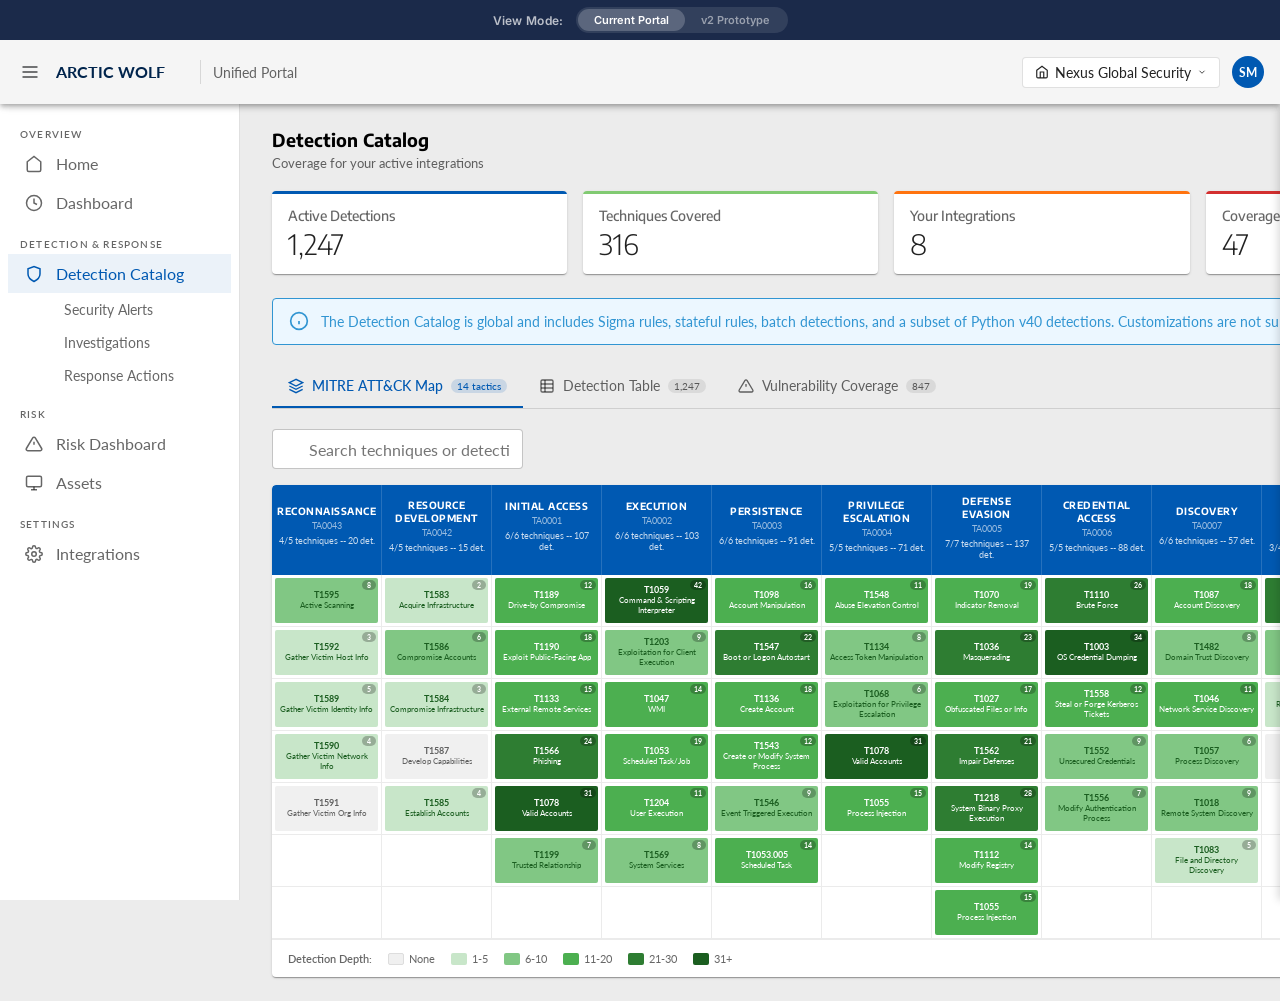
<file: static-sites/detection-catalog-v2/index.html>
<!DOCTYPE html>
<html lang="en" data-theme="portal">
<head>
<meta charset="UTF-8">
<meta name="viewport" content="width=device-width, initial-scale=1.0">
<title>Detection Catalog v2 -- Portal Themed Prototype</title>
<link href="https://fonts.googleapis.com/css2?family=Inter:wght@300;400;500;600;700&family=Lato:wght@300;400;700;900&family=Encode+Sans:wght@300;400;500;600;700&family=Courier+Prime&display=swap" rel="stylesheet">
<style>
/* ===================== Theme Toggle Bar ===================== */
.theme-toggle-bar {
    position: fixed; top: 0; left: 0; right: 0; z-index: 999;
    height: 40px; background: #1B2A4A; display: flex; align-items: center;
    justify-content: center; gap: 12px;
}
.theme-toggle-bar .toggle-label {
    color: rgba(255,255,255,0.7); font-size: 12px; font-weight: 600;
    font-family: 'Inter', sans-serif; letter-spacing: 0.3px;
}
.theme-toggle-bar .toggle-group {
    display: inline-flex; background: rgba(255,255,255,0.1); border-radius: 9999px; padding: 2px;
}
.theme-toggle-bar .toggle-btn {
    padding: 4px 16px; border-radius: 9999px; font-size: 11px; font-weight: 600;
    cursor: pointer; border: none; background: transparent; color: rgba(255,255,255,0.5);
    transition: all 0.2s; font-family: 'Inter', sans-serif;
}
.theme-toggle-bar .toggle-btn.active {
    background: rgba(255,255,255,0.2); color: #FFFFFF;
}
.theme-toggle-bar .toggle-btn:hover:not(.active) {
    color: rgba(255,255,255,0.8);
}

/* ===================== Portal Theme (Current Unified Portal) ===================== */
/* Extracted from live portal (dashboard.arcticwolf.com) via Chrome DevTools 2026-04-10 */
[data-theme="portal"] {
    --aw-font-body: 'Lato', sans-serif;
    --aw-font-heading: 'Encode Sans', sans-serif;
    --aw-font-code: 'Courier Prime', monospace;
    --aw-primary-light: #1983D4;
    --aw-primary-main: #0059B2;
    --aw-primary-dark: #00244C;
    --aw-secondary-light: #f8a863;
    --aw-secondary-main: #FF730F;
    --aw-error-light: #ef5350;
    --aw-error-main: #D32F2F;
    --aw-warning-main: #ef6c00;
    --aw-success-light: #81CA72;
    --aw-success-main: #81CA72;
    --aw-info-main: #3195D2;
    --aw-text-primary: rgba(0, 0, 0, 0.87);
    --aw-text-secondary: rgba(0, 0, 0, 0.6);
    --aw-text-muted: rgba(0, 0, 0, 0.6);
    --aw-text-hint: #58595B;
    --aw-text-inverse: #FFFFFF;
    --aw-label-bold: #3E3E40;
    --aw-link-blue: #23618E;
    --aw-bg-default: #FFFFFF;
    --aw-bg-paper: #FFFFFF;
    --aw-bg-base: #ECECEC;
    --aw-bg-elevated: #FFFFFF;
    --aw-bg-light: #F5F5F5;
    --aw-bg-header: rgb(245, 245, 245);  /* MuiAppBar extracted */
    --aw-info-banner-bg: #ECF7FF;
    --aw-info-banner-border: #3195D2;
    --aw-divider: rgba(0, 0, 0, 0.12);
    --aw-border: rgba(0, 0, 0, 0.12);
    --aw-border-input: rgba(0, 0, 0, 0.23);
    --aw-border-light: rgba(0, 0, 0, 0.08);
    --aw-accent-blue: #0059B2;
    --aw-radius-sm: 2px;
    --aw-radius-md: 4px;
    --aw-radius-lg: 8px;
    --aw-radius-card: 4px;
    --aw-radius-pill: 9999px;
    /* Material Design elevation shadows (extracted from live MUI components) */
    --aw-shadow-card: 0px 2px 1px -1px rgba(0,0,0,0.2), 0px 1px 1px 0px rgba(0,0,0,0.14), 0px 1px 3px 0px rgba(0,0,0,0.12);  /* MUI elevation 1 */
    --aw-shadow-header: 0px 2px 4px -1px rgba(0,0,0,0.2), 0px 4px 5px 0px rgba(0,0,0,0.14), 0px 1px 10px 0px rgba(0,0,0,0.12);  /* MUI elevation 4 */
    --aw-shadow-sm: 0px 2px 1px -1px rgba(0,0,0,0.2), 0px 1px 1px 0px rgba(0,0,0,0.14), 0px 1px 3px 0px rgba(0,0,0,0.12);
    --aw-shadow-md: 0px 3px 3px -2px rgba(0,0,0,0.2), 0px 3px 4px 0px rgba(0,0,0,0.14), 0px 1px 8px 0px rgba(0,0,0,0.12);
    --aw-shadow-dropdown: 0px 5px 5px -3px rgba(0,0,0,0.2), 0px 8px 10px 1px rgba(0,0,0,0.14), 0px 3px 14px 2px rgba(0,0,0,0.12);
    --aw-hover-subtle: rgba(0, 0, 0, 0.04);
    --aw-hover-item: rgba(0, 0, 0, 0.04);
    --aw-active-item: rgba(0, 89, 178, 0.08);
    --aw-active-color: var(--aw-primary-main);
    --aw-selected-row: rgba(0, 89, 178, 0.08);
    --aw-primary-rgb: 0, 89, 178;
    --aw-success-rgb: 129, 202, 114;
    --aw-secondary-rgb: 255, 115, 15;
    --aw-error-rgb: 211, 47, 47;
    --aw-tint-opacity: 0.15;
    --aw-severity-critical: #D32F2F;
    --aw-severity-high: #ef6c00;
    --aw-severity-medium: #f9a825;
    --aw-severity-low: #2e7d32;
    /* Portal-specific: table header weight, stat accent style, badge style */
    --aw-table-header-weight: 400;
    --aw-stat-accent-style: solid;
    --aw-badge-ga-bg: #81CA72;
    --aw-badge-ga-color: #000000;  /* GA badge text is black on green pill */
    --aw-badge-ga-radius: 9999px;
    --sidebar-w: 240px;
    --header-h: 64px;  /* MuiAppBar: 64px height (extracted) */
    --shelf-w: 480px;
    --toggle-bar-h: 40px;
}

/* ===================== v2 Prototype Theme (Fenrir v2) ===================== */
[data-theme="v2"] {
    --aw-font-body: 'Inter', -apple-system, BlinkMacSystemFont, 'Segoe UI', Roboto, sans-serif;
    --aw-font-heading: 'Inter', -apple-system, BlinkMacSystemFont, 'Segoe UI', Roboto, sans-serif;
    --aw-font-code: 'SF Mono', 'Fira Code', monospace;
    --aw-primary-light: #0099FF;
    --aw-primary-main: #0059B2;
    --aw-primary-dark: #00244C;
    --aw-secondary-light: #f8a863;
    --aw-secondary-main: #FF730F;
    --aw-error-light: #ef5350;
    --aw-error-main: #d32f2f;
    --aw-warning-main: #ef6c00;
    --aw-success-light: #4caf50;
    --aw-success-main: #2e7d32;
    --aw-info-main: #1983d4;
    --aw-text-primary: #000000de;
    --aw-text-secondary: #00000099;
    --aw-text-muted: #8A94A6;
    --aw-text-hint: #616161;
    --aw-text-inverse: #FFFFFF;
    --aw-label-bold: #3E3E40;
    --aw-link-blue: #0059B2;
    --aw-bg-default: #FFFFFF;
    --aw-bg-paper: #FFFFFF;
    --aw-bg-base: #f5f6f8;
    --aw-bg-elevated: #FFFFFF;
    --aw-bg-light: #f5f6f8;
    --aw-info-banner-bg: rgba(0, 89, 178, 0.05);
    --aw-info-banner-border: #0099FF;
    --aw-divider: #E0E0E0;
    --aw-border: #E2E6ED;
    --aw-border-input: #E2E6ED;
    --aw-border-light: #EEF1F5;
    --aw-accent-blue: #2B7DE9;
    --aw-radius-sm: 4px;
    --aw-radius-md: 6px;
    --aw-radius-lg: 8px;
    --aw-radius-card: 12px;
    --aw-radius-pill: 12px;
    --aw-shadow-sm: 0 1px 3px rgba(0,0,0,0.08);
    --aw-shadow-md: 0 2px 8px rgba(0,0,0,0.12);
    --aw-shadow-dropdown: 0 4px 20px rgba(0,0,0,0.15);
    --aw-hover-subtle: rgba(0,0,0,0.04);
    --aw-hover-item: rgba(0,89,178,0.06);
    --aw-active-item: rgba(0,89,178,0.08);
    --aw-active-color: var(--aw-primary-main);
    --aw-selected-row: rgba(0, 89, 178, 0.08);
    --aw-primary-rgb: 0, 89, 178;
    --aw-success-rgb: 46, 125, 50;
    --aw-secondary-rgb: 255, 115, 15;
    --aw-error-rgb: 198, 40, 40;
    --aw-tint-opacity: 0.15;
    --aw-severity-critical: #d32f2f;
    --aw-severity-high: #ef6c00;
    --aw-severity-medium: #f9a825;
    --aw-severity-low: #2e7d32;
    /* v2-specific: table header weight, stat accent style, badge style */
    --aw-table-header-weight: 600;
    --aw-stat-accent-style: gradient;
    --aw-badge-ga-bg: rgba(46, 125, 50, 0.15);
    --aw-badge-ga-color: #2e7d32;
    --aw-badge-ga-radius: 12px;
    --sidebar-w: 240px;
    --header-h: 56px;
    --shelf-w: 480px;
    --toggle-bar-h: 40px;
}

/* ===================== Reset & Base ===================== */
*, *::before, *::after { margin: 0; padding: 0; box-sizing: border-box; }
body {
    font-family: var(--aw-font-body);
    background: var(--aw-bg-base);
    color: var(--aw-text-primary);
}
a { text-decoration: none; color: inherit; }

/* ===================== Header ===================== */
.aw-header {
    display: flex; align-items: center; height: var(--header-h);
    background: var(--aw-bg-paper); border-bottom: 1px solid var(--aw-divider);
    padding: 0 16px; position: fixed; top: var(--toggle-bar-h); left: 0; right: 0; z-index: 200;
}
/* Portal: MuiAppBar uses bg #F5F5F5 with Material elevation 4 shadow, no bottom border */
[data-theme="portal"] .aw-header {
    background: var(--aw-bg-header); border-bottom: none;
    box-shadow: var(--aw-shadow-header);
}
.aw-header .hamburger {
    font-size: 20px; color: var(--aw-text-hint); cursor: pointer; margin-right: 12px;
    background: none; border: none; padding: 4px; display: flex; align-items: center;
}
.aw-header .header-logo { height: 28px; margin-right: 12px; }
.aw-header .sep { width: 1px; height: 24px; background: var(--aw-divider); margin: 0 12px; flex-shrink: 0; }
.aw-header .header-app-name { color: var(--aw-text-muted); font-size: 14px; white-space: nowrap; font-family: var(--aw-font-body); }
.aw-header .right { margin-left: auto; display: flex; align-items: center; gap: 12px; }
.customer-selector {
    display: flex; align-items: center; gap: 6px; padding: 6px 12px;
    border: 1px solid var(--aw-border); border-radius: var(--aw-radius-md);
    font-size: 13px; font-weight: 500; color: var(--aw-text-primary); cursor: pointer;
    background: var(--aw-bg-paper); font-family: var(--aw-font-body);
}
.customer-selector:hover { border-color: var(--aw-primary-main); }
/* Portal: customer selector matches MUI button style */
[data-theme="portal"] .customer-selector { font-size: 14px; font-weight: 400; border-radius: 4px; }

/* ===================== Layout ===================== */
.aw-layout { display: flex; margin-top: calc(var(--header-h) + var(--toggle-bar-h)); min-height: calc(100vh - var(--header-h) - var(--toggle-bar-h)); }

/* ===================== Sidebar ===================== */
.aw-sidebar {
    width: var(--sidebar-w); min-width: var(--sidebar-w); background: var(--aw-bg-paper);
    border-right: 1px solid var(--aw-divider); position: fixed; top: calc(var(--header-h) + var(--toggle-bar-h)); bottom: 0;
    left: 0; z-index: 100; display: flex; flex-direction: column; overflow-y: auto;
}
/* Portal: MUI Drawer has 1px right border rgba(0,0,0,0.12), white bg */
[data-theme="portal"] .aw-sidebar { border-right: 1px solid rgba(0, 0, 0, 0.12); }
.nav-section-label {
    padding: 16px 12px 4px; font-size: 10px; font-weight: 600;
    text-transform: uppercase; letter-spacing: 1.2px; color: var(--aw-text-muted);
    font-family: var(--aw-font-body);
}
.nav-item {
    display: flex; align-items: center; gap: 12px; padding: 10px 12px; font-size: 14px; font-weight: 500;
    color: var(--aw-text-secondary); cursor: pointer; border-left: 3px solid transparent;
    transition: background 0.15s; font-family: var(--aw-font-body);
}
.nav-item:hover { background: var(--aw-hover-item); }
.nav-item.active { border-left-color: var(--aw-active-color); background: var(--aw-active-item); color: var(--aw-active-color); }
/* Portal: MUI nav items are 400 weight, active gets blue bg tint */
[data-theme="portal"] .nav-item { font-weight: 400; font-size: 16px; padding: 10px 16px; border-left: none; }
[data-theme="portal"] .nav-item.active { border-left: none; background: var(--aw-active-item); color: var(--aw-active-color); font-weight: 400; }
.nav-icon { width: 20px; display: flex; align-items: center; justify-content: center; flex-shrink: 0; }
.nav-label { flex: 1; }
.sub-item {
    display: block; padding: 8px 12px 8px 48px; font-size: 13px; color: var(--aw-text-secondary);
    cursor: pointer; border-left: 3px solid transparent; transition: background 0.15s;
    font-family: var(--aw-font-body);
}
.sub-item:hover { background: var(--aw-hover-item); }
.sub-item.active { border-left-color: var(--aw-active-color); background: var(--aw-active-item); color: var(--aw-active-color); }
/* Portal: sub-items indented under parent, Lato 14px 400 */
[data-theme="portal"] .sub-item { font-size: 14px; padding-left: 56px; border-left: none; }

/* ===================== Content ===================== */
.aw-content {
    margin-left: var(--sidebar-w); padding: 24px 32px; flex: 1;
    transition: margin-right 0.3s ease;
}
.aw-content.shelf-open { margin-right: var(--shelf-w); }
.page-header { display: flex; align-items: center; justify-content: space-between; margin-bottom: 20px; }
.page-title {
    font-size: 22px; font-weight: 700; color: var(--aw-text-primary);
    font-family: var(--aw-font-heading);
}
/* Portal: page title is Encode Sans 18px 700, color rgb(0,0,0) (pure black) */
[data-theme="portal"] .page-title { font-size: 18px; color: rgb(0, 0, 0); }

/* ===================== Stat Cards ===================== */
.stats-row { display: grid; grid-template-columns: repeat(5, 1fr); gap: 16px; margin-bottom: 24px; }
.stat-card {
    background: var(--aw-bg-paper); border-radius: var(--aw-radius-card); border: 1px solid var(--aw-border);
    padding: 16px; position: relative; overflow: hidden;
    box-shadow: var(--aw-shadow-sm);
}
/* Portal: MUI Paper elevation 1 shadow, no explicit border */
[data-theme="portal"] .stat-card {
    border: none; box-shadow: var(--aw-shadow-card);
}
.stat-card .accent { position: absolute; top: 0; left: 0; right: 0; height: 3px; }
/* v2 theme: gradient accents */
[data-theme="v2"] .stat-card .accent.blue { background: linear-gradient(90deg, var(--aw-primary-main), var(--aw-primary-light)); }
[data-theme="v2"] .stat-card .accent.green { background: linear-gradient(90deg, var(--aw-success-main), var(--aw-success-light)); }
[data-theme="v2"] .stat-card .accent.orange { background: linear-gradient(90deg, var(--aw-secondary-main), var(--aw-secondary-light)); }
[data-theme="v2"] .stat-card .accent.red { background: linear-gradient(90deg, var(--aw-error-main), var(--aw-error-light)); }
[data-theme="v2"] .stat-card .accent.purple { background: linear-gradient(90deg, #7b1fa2, #ba68c8); }
/* Portal theme: solid accents */
[data-theme="portal"] .stat-card .accent.blue { background: var(--aw-primary-main); }
[data-theme="portal"] .stat-card .accent.green { background: #81CA72; }
[data-theme="portal"] .stat-card .accent.orange { background: var(--aw-secondary-main); }
[data-theme="portal"] .stat-card .accent.red { background: var(--aw-error-main); }
[data-theme="portal"] .stat-card .accent.purple { background: #7b1fa2; }

.stat-label {
    font-size: 11px; color: var(--aw-text-muted); text-transform: uppercase; letter-spacing: 0.5px;
    font-weight: 600; margin-bottom: 6px; font-family: var(--aw-font-body);
}
/* Portal: stat labels are Encode Sans 14px 500, secondary color, sentence case */
[data-theme="portal"] .stat-label {
    font-size: 14px; font-weight: 500; font-family: var(--aw-font-heading);
    text-transform: none; letter-spacing: normal; color: var(--aw-text-secondary);
}
.stat-value {
    font-size: 28px; font-weight: 300; color: var(--aw-text-primary); line-height: 1;
    font-family: var(--aw-font-heading);
}

/* ===================== Tabs ===================== */
.aw-tabs {
    display: flex; border-bottom: 1px solid var(--aw-border); margin-bottom: 20px;
}
.aw-tab {
    padding: 12px 20px; font-size: 13px; font-weight: 500; cursor: pointer;
    border-bottom: 2px solid transparent; color: var(--aw-text-secondary);
    transition: all 0.15s; background: none; border-top: none; border-left: none; border-right: none;
    font-family: var(--aw-font-body); display: flex; align-items: center; gap: 8px;
}
.aw-tab:hover { color: var(--aw-text-primary); background: var(--aw-hover-item); }
.aw-tab.active { color: var(--aw-active-color); border-bottom-color: var(--aw-active-color); }
/* Portal: MUI tabs are 14px Lato 400, with 2px blue underline on active */
[data-theme="portal"] .aw-tab { font-size: 14px; font-weight: 400; padding: 12px 16px; }
[data-theme="portal"] .aw-tab.active { font-weight: 500; }
.tab-count {
    font-size: 10px; background: var(--aw-border-light); padding: 1px 6px; border-radius: 8px;
}
.aw-tab.active .tab-count { background: rgba(var(--aw-primary-rgb), var(--aw-tint-opacity)); color: var(--aw-active-color); }
.tab-panel { display: none; }
.tab-panel.active { display: block; }

/* ===================== Table Toolbar ===================== */
.toolbar {
    display: flex; align-items: center; gap: 12px; margin-bottom: 16px;
}
.toolbar-search {
    flex: 1; padding: 8px 12px 8px 36px; border: 1px solid var(--aw-border-input); border-radius: var(--aw-radius-md);
    font-size: 13px; font-family: var(--aw-font-body); outline: none; background: var(--aw-bg-paper); color: var(--aw-text-primary);
    position: relative;
}
.toolbar-search:focus { border-color: var(--aw-active-color); }
/* Portal: MUI input fields are Lato 16px, 40px height, 4px radius */
[data-theme="portal"] .toolbar-search { font-size: 16px; height: 40px; border-radius: 4px; }
.search-wrap { position: relative; flex: 1; }
.search-wrap svg { position: absolute; left: 10px; top: 50%; transform: translateY(-50%); color: var(--aw-text-muted); }
.filter-chips { display: flex; gap: 6px; flex-wrap: wrap; }
.filter-chip {
    padding: 4px 12px; border-radius: var(--aw-radius-pill); font-size: 11px; font-weight: 500;
    cursor: pointer; background: var(--aw-hover-subtle); color: var(--aw-text-secondary);
    border: 1px solid transparent; transition: all 0.15s; font-family: var(--aw-font-body);
}
.filter-chip:hover { background: var(--aw-hover-item); }
.filter-chip.active {
    background: rgba(var(--aw-primary-rgb), var(--aw-tint-opacity)); color: var(--aw-active-color);
    border-color: var(--aw-active-color);
}
/* Portal: filter chips use Lato 14px 700, link color for active */
[data-theme="portal"] .filter-chip { font-weight: 700; font-size: 14px; }
[data-theme="portal"] .filter-chip.active { color: var(--aw-link-blue); border-color: var(--aw-link-blue); }

/* ===================== Data Table ===================== */
.aw-table { width: 100%; border-collapse: collapse; }
.aw-table th {
    text-align: left; padding: 10px 14px; font-size: 11px; font-weight: var(--aw-table-header-weight);
    color: var(--aw-text-muted); text-transform: uppercase; letter-spacing: 0.5px;
    border-bottom: 1px solid var(--aw-border); background: var(--aw-bg-paper);
    position: sticky; top: 0; z-index: 5; font-family: var(--aw-font-body);
}
/* Portal theme: table headers use primary text color at weight 400 */
[data-theme="portal"] .aw-table th { color: var(--aw-text-primary); font-weight: 400; }
.aw-table td {
    padding: 10px 14px; font-size: 13px; border-bottom: 1px solid var(--aw-border-light);
    color: var(--aw-text-primary); font-family: var(--aw-font-body);
}
/* Portal: MUI DataGrid -- 14px Lato 400, 56px row height, no visible row borders */
[data-theme="portal"] .aw-table td { font-size: 14px; height: 56px; padding: 0 10px; border-bottom: 1px solid rgba(0,0,0,0.12); }
[data-theme="portal"] .aw-table th { height: 56px; padding: 0 10px; font-size: 14px; border-bottom: 1px solid rgba(0,0,0,0.12); }
.aw-table tr { cursor: pointer; transition: background 0.1s; }
.aw-table tbody tr:hover td { background: var(--aw-hover-item); }
.aw-table tbody tr.selected td { background: var(--aw-selected-row); }

/* ===================== Badges ===================== */
.badge {
    display: inline-flex; align-items: center; gap: 4px; padding: 3px 10px;
    border-radius: var(--aw-radius-pill); font-size: 11px; font-weight: 600;
    text-transform: uppercase; letter-spacing: 0.3px; font-family: var(--aw-font-body);
}
/* Portal: GA badge is green pill #81CA72, black text, 14px 700, padding 4px 8px */
[data-theme="portal"] .badge { font-size: 14px; font-weight: 700; padding: 4px 8px; }
/* GA badge: portal gets green pill, v2 gets tinted */
.badge.ga {
    background: var(--aw-badge-ga-bg); color: var(--aw-badge-ga-color);
    border-radius: var(--aw-badge-ga-radius);
}
.badge.beta { background: rgba(var(--aw-primary-rgb), var(--aw-tint-opacity)); color: var(--aw-primary-main); }
.badge.new-badge {
    background: rgba(var(--aw-secondary-rgb), var(--aw-tint-opacity)); color: var(--aw-secondary-main);
    font-size: 9px; padding: 2px 6px; margin-left: 6px;
}
.badge.high { background: rgba(var(--aw-success-rgb), var(--aw-tint-opacity)); color: var(--aw-success-main); }
.badge.medium { background: rgba(var(--aw-secondary-rgb), var(--aw-tint-opacity)); color: var(--aw-warning-main); }
.badge.low { background: rgba(var(--aw-error-rgb), var(--aw-tint-opacity)); color: var(--aw-error-main); }
/* Portal theme overrides for confidence badges */
[data-theme="portal"] .badge.high { background: rgba(129, 202, 114, 0.2); color: #2e7d32; }

/* ===================== MITRE ATT&CK Navigator Matrix ===================== */
.mitre-matrix-wrap {
    background: var(--aw-bg-paper); border: 1px solid var(--aw-border); border-radius: var(--aw-radius-card);
    overflow-x: auto; padding: 0; box-shadow: var(--aw-shadow-sm);
}
/* Portal: MUI Paper elevation 1 */
[data-theme="portal"] .mitre-matrix-wrap { border: none; box-shadow: var(--aw-shadow-card); }
.mitre-matrix {
    display: grid; grid-template-columns: repeat(14, minmax(110px, 1fr));
    min-width: 1540px; gap: 0;
}
.tactic-col { display: flex; flex-direction: column; }
.tactic-header-cell {
    background: linear-gradient(180deg, var(--aw-primary-dark) 0%, var(--aw-primary-main) 100%);
    color: #fff; padding: 10px 6px; text-align: center; position: sticky; top: 0; z-index: 5;
    border-right: 1px solid rgba(255,255,255,0.15);
    height: 90px; display: flex; flex-direction: column; align-items: center; justify-content: center;
}
/* Portal theme: flat header instead of gradient */
[data-theme="portal"] .tactic-header-cell { background: var(--aw-primary-main); }
.tactic-col:first-child .tactic-header-cell { border-radius: var(--aw-radius-card) 0 0 0; }
.tactic-col:last-child .tactic-header-cell { border-radius: 0 var(--aw-radius-card) 0 0; border-right: none; }
.tactic-header-cell .tactic-name { font-size: 10px; font-weight: 700; text-transform: uppercase; letter-spacing: 0.5px; line-height: 1.3; font-family: var(--aw-font-heading); }
.tactic-header-cell .tactic-id { font-size: 9px; opacity: 0.6; margin-top: 2px; }
.tactic-header-cell .tactic-stats { font-size: 9px; opacity: 0.8; margin-top: 4px; }
.tactic-header-cell .tactic-bar { height: 3px; background: rgba(255,255,255,0.2); border-radius: 2px; margin-top: 6px; overflow: hidden; }
.tactic-header-cell .tactic-bar-fill { height: 100%; background: rgba(255,255,255,0.8); border-radius: 2px; }
.technique-cells { flex: 1; }
.technique-cell {
    padding: 3px; border-right: 1px solid var(--aw-border-light);
    border-bottom: 1px solid var(--aw-border-light);
    height: 52px;
}
.tactic-col:last-child .technique-cell { border-right: none; }
.tech-box {
    border-radius: var(--aw-radius-sm); padding: 4px 4px; cursor: pointer;
    transition: all 0.15s; text-align: center; position: relative;
    height: 100%; width: 100%;
    display: flex; flex-direction: column; align-items: center; justify-content: center;
}
.tech-box:hover { transform: scale(1.05); z-index: 2; box-shadow: var(--aw-shadow-md); }
.tech-box.selected { outline: 2px solid var(--aw-primary-main); outline-offset: 1px; }
.tech-box .tech-id { font-size: 9px; font-weight: 700; line-height: 1; font-family: var(--aw-font-body); }
.tech-box .tech-name { font-size: 8px; line-height: 1.2; margin-top: 2px; max-height: 20px; overflow: hidden; font-family: var(--aw-font-body); }
.tech-box .tech-count-badge {
    position: absolute; top: 2px; right: 2px; font-size: 7px; font-weight: 700;
    background: rgba(0,0,0,0.25); color: #fff; border-radius: 6px; padding: 1px 4px; min-width: 14px;
}
/* Heat levels */
.tech-box.heat-0 { background: #f0f0f0; color: var(--aw-text-muted); }
.tech-box.heat-0 .tech-count-badge { background: #ccc; color: #888; }
.tech-box.heat-1 { background: #c8e6c9; color: #1b5e20; }
.tech-box.heat-2 { background: #81c784; color: #1b5e20; }
.tech-box.heat-3 { background: #4caf50; color: #fff; }
.tech-box.heat-4 { background: #2e7d32; color: #fff; }
.tech-box.heat-5 { background: #1b5e20; color: #fff; }
/* Legend */
.matrix-legend {
    display: flex; align-items: center; gap: 16px; padding: 12px 16px;
    border-top: 1px solid var(--aw-border-light); font-size: 11px; color: var(--aw-text-muted);
    font-family: var(--aw-font-body);
}
.legend-item { display: flex; align-items: center; gap: 5px; }
.legend-swatch { width: 16px; height: 12px; border-radius: 2px; }
.empty-cell { height: 100%; }

/* ===================== Slide-out Detail Shelf ===================== */
.detail-shelf {
    position: fixed; top: calc(var(--header-h) + var(--toggle-bar-h)); right: 0; bottom: 0; width: var(--shelf-w);
    background: var(--aw-bg-paper); border-left: 1px solid var(--aw-divider);
    box-shadow: -4px 0 24px rgba(0,0,0,0.1); z-index: 150;
    display: flex; flex-direction: column;
    transform: translateX(100%); transition: transform 0.3s ease;
}
/* Portal: MUI drawer with elevation shadow */
[data-theme="portal"] .detail-shelf {
    box-shadow: -2px 0 8px rgba(0,0,0,0.15);
    border-left: 1px solid rgba(0,0,0,0.12);
}
.detail-shelf.open { transform: translateX(0); }
.shelf-header {
    padding: 16px 20px; border-bottom: 1px solid var(--aw-divider);
    display: flex; align-items: center; justify-content: space-between; flex-shrink: 0;
}
.shelf-header .shelf-title { font-size: 16px; font-weight: 600; color: var(--aw-text-primary); flex: 1; margin-right: 12px; font-family: var(--aw-font-heading); }
.shelf-close {
    background: none; border: none; cursor: pointer; padding: 6px;
    color: var(--aw-text-hint); border-radius: var(--aw-radius-sm);
    display: flex; align-items: center; transition: all 0.15s;
}
.shelf-close:hover { color: var(--aw-text-primary); background: var(--aw-hover-subtle); }

/* View toggle */
.view-toggle {
    display: inline-flex; border: 1px solid var(--aw-border); border-radius: 16px; padding: 2px;
    background: var(--aw-bg-base); flex-shrink: 0;
}
.view-toggle-btn {
    padding: 4px 14px; border-radius: 14px; font-size: 11px; font-weight: 600;
    cursor: pointer; border: none; background: transparent; color: var(--aw-text-muted);
    transition: all 0.2s; font-family: var(--aw-font-body);
}
.view-toggle-btn.active {
    background: var(--aw-bg-paper); color: var(--aw-primary-main);
    box-shadow: 0 1px 3px rgba(0,0,0,0.1);
}

.shelf-body { flex: 1; overflow-y: auto; padding: 20px; }
.shelf-section { margin-bottom: 20px; }
.shelf-section-title {
    font-size: 11px; font-weight: 700; text-transform: uppercase; letter-spacing: 1px;
    color: var(--aw-text-muted); margin-bottom: 10px; padding-bottom: 6px;
    border-bottom: 1px solid var(--aw-border-light); font-family: var(--aw-font-body);
}
.shelf-field { margin-bottom: 12px; }
.shelf-field-label { font-size: 11px; color: var(--aw-text-muted); font-weight: 500; margin-bottom: 3px; font-family: var(--aw-font-body); }
/* Portal: detail panel labels are Lato 12px 400, color rgba(0,0,0,0.6) */
[data-theme="portal"] .shelf-field-label { font-size: 12px; font-weight: 400; color: rgba(0, 0, 0, 0.6); }
.shelf-field-value { font-size: 13px; color: var(--aw-text-primary); line-height: 1.5; font-family: var(--aw-font-body); }
[data-theme="portal"] .shelf-field-value { font-size: 14px; }
.shelf-field-value.mono { font-family: var(--aw-font-code); font-size: 12px; }

.ai-summary-box {
    background: linear-gradient(135deg, rgba(var(--aw-secondary-rgb), 0.05) 0%, rgba(var(--aw-primary-rgb), 0.05) 100%);
    border: 1px solid rgba(var(--aw-secondary-rgb), 0.2);
    border-radius: var(--aw-radius-lg); padding: 14px; font-size: 13px; line-height: 1.6;
    color: var(--aw-text-primary); font-family: var(--aw-font-body);
}
/* Portal theme: use info banner style for AI summary */
[data-theme="portal"] .ai-summary-box {
    background: var(--aw-info-banner-bg);
    border: 1px solid var(--aw-info-banner-border);
}
.ai-summary-box .ai-label {
    font-size: 10px; font-weight: 700; color: var(--aw-secondary-main);
    text-transform: uppercase; letter-spacing: 0.5px; margin-bottom: 6px;
    display: flex; align-items: center; gap: 6px;
}
[data-theme="portal"] .ai-summary-box .ai-label { color: var(--aw-info-main); }

.mitre-tag {
    display: inline-flex; align-items: center; gap: 4px; padding: 4px 10px;
    background: rgba(var(--aw-primary-rgb), var(--aw-tint-opacity));
    border-radius: var(--aw-radius-sm); font-size: 11px; font-weight: 500;
    color: var(--aw-primary-main); margin: 2px; font-family: var(--aw-font-body);
}

.code-block {
    background: #1e1e2e; color: #cdd6f4; border-radius: var(--aw-radius-md);
    padding: 14px; font-family: var(--aw-font-code); font-size: 11px;
    line-height: 1.6; overflow-x: auto; max-height: 300px; overflow-y: auto;
    white-space: pre-wrap; word-break: break-all;
}

.internal-only { display: none; }
.shelf-body.internal .internal-only { display: block; }

.log-source-tag {
    display: inline-flex; padding: 3px 8px; background: var(--aw-hover-subtle);
    border-radius: var(--aw-radius-sm); font-size: 11px; color: var(--aw-text-secondary);
    margin: 2px; font-family: var(--aw-font-body);
}

/* ===================== Empty State ===================== */
.empty-shelf {
    display: flex; flex-direction: column; align-items: center; justify-content: center;
    height: 100%; color: var(--aw-text-muted); text-align: center; padding: 40px;
}
.empty-shelf svg { width: 48px; height: 48px; margin-bottom: 16px; opacity: 0.3; }
.empty-shelf .empty-text { font-size: 14px; font-weight: 500; margin-bottom: 4px; font-family: var(--aw-font-heading); }
.empty-shelf .empty-hint { font-size: 12px; }

/* ===================== Pagination ===================== */
.pagination {
    display: flex; align-items: center; justify-content: space-between; padding: 12px 0;
    font-size: 12px; color: var(--aw-text-muted); font-family: var(--aw-font-body);
}
.pagination-buttons { display: flex; gap: 4px; }
.pagination-btn {
    padding: 6px 10px; border: 1px solid var(--aw-border); border-radius: var(--aw-radius-sm);
    background: var(--aw-bg-paper); cursor: pointer; font-size: 12px; font-family: var(--aw-font-body);
    color: var(--aw-text-secondary); transition: all 0.15s;
}
.pagination-btn:hover { border-color: var(--aw-primary-main); color: var(--aw-primary-main); }
.pagination-btn.active { background: var(--aw-primary-main); color: #fff; border-color: var(--aw-primary-main); }

/* ===================== Vulnerability Coverage Tab ===================== */
.vuln-search-panel {
    background: var(--aw-bg-paper); border: 1px solid var(--aw-border); border-radius: var(--aw-radius-card);
    padding: 20px; margin-bottom: 20px; box-shadow: var(--aw-shadow-sm);
}
/* Portal: MUI Paper elevation 1 */
[data-theme="portal"] .vuln-search-panel { border: none; box-shadow: var(--aw-shadow-card); }
.vuln-search-panel h2 { font-size: 16px; font-weight: 600; margin: 0 0 16px 0; font-family: var(--aw-font-heading); }
.vuln-search-row { display: flex; gap: 12px; align-items: flex-end; flex-wrap: wrap; }
.vuln-form-group { display: flex; flex-direction: column; gap: 4px; }
.vuln-form-label { font-size: 11px; font-weight: 600; color: var(--aw-text-muted); text-transform: uppercase; letter-spacing: 0.5px; font-family: var(--aw-font-body); }
/* Portal theme: bold filter labels */
[data-theme="portal"] .vuln-form-label { font-weight: 700; color: var(--aw-label-bold); }
.vuln-form-input {
    padding: 8px 14px; border: 1px solid var(--aw-border-input); border-radius: var(--aw-radius-md);
    font-size: 13px; font-family: var(--aw-font-body); background: var(--aw-bg-paper); color: var(--aw-text-primary); outline: none;
}
.vuln-form-input:focus { border-color: var(--aw-active-color); }
/* Portal: MUI inputs are 16px, 40px height */
[data-theme="portal"] .vuln-form-input { font-size: 16px; height: 40px; border-radius: 4px; }
[data-theme="portal"] .vuln-form-select { font-size: 16px; height: 40px; border-radius: 4px; }
.vuln-form-select {
    padding: 8px 14px; border: 1px solid var(--aw-border-input); border-radius: var(--aw-radius-md);
    font-size: 13px; font-family: var(--aw-font-body); background: var(--aw-bg-paper); color: var(--aw-text-primary); min-width: 150px;
}
.vuln-btn-primary {
    padding: 8px 20px; border-radius: var(--aw-radius-md); border: none;
    background: var(--aw-primary-main); color: #fff; font-size: 13px; font-weight: 500;
    cursor: pointer; font-family: var(--aw-font-body); transition: background 0.15s;
}
.vuln-btn-primary:hover { background: var(--aw-primary-dark); }
.vuln-btn-outline {
    padding: 8px 16px; border-radius: var(--aw-radius-md); border: 1px solid var(--aw-border);
    background: var(--aw-bg-paper); color: var(--aw-text-muted); font-size: 13px;
    cursor: pointer; font-family: var(--aw-font-body); transition: all 0.15s;
}
.vuln-btn-outline:hover { border-color: var(--aw-primary-main); color: var(--aw-primary-main); }
.vuln-filter-row { display: flex; gap: 12px; margin-bottom: 16px; flex-wrap: wrap; align-items: center; }
.vuln-filter-select {
    padding: 6px 12px; border: 1px solid var(--aw-border-input); border-radius: var(--aw-radius-md);
    font-size: 12px; font-family: var(--aw-font-body); background: var(--aw-bg-paper); min-width: 160px;
}
.vuln-clear-link { color: var(--aw-primary-main); text-decoration: none; font-size: 12px; cursor: pointer; }
.vuln-clear-link:hover { text-decoration: underline; }
/* Portal: links use #23618E, 14px, weight 700, no underline */
[data-theme="portal"] .vuln-clear-link { color: var(--aw-link-blue); font-size: 14px; font-weight: 700; }
.cvss-badge {
    display: inline-flex; align-items: center; justify-content: center; min-width: 36px;
    padding: 3px 8px; border-radius: 12px; font-size: 12px; font-weight: 700; color: #fff;
}
.cvss-critical { background: var(--aw-severity-critical); }
.cvss-high { background: var(--aw-severity-high); }
.cvss-medium { background: var(--aw-severity-medium); color: #333; }
.cvss-low { background: var(--aw-severity-low); }
.detection-link-badge {
    display: inline-flex; align-items: center; gap: 4px; padding: 3px 10px;
    border-radius: 12px; font-size: 11px; font-weight: 600; cursor: pointer;
}
.detection-link-badge.has-det {
    background: rgba(var(--aw-success-rgb), var(--aw-tint-opacity)); color: var(--aw-success-main);
}
[data-theme="portal"] .detection-link-badge.has-det {
    background: rgba(129, 202, 114, 0.2); color: #2e7d32;
}
.detection-link-badge.no-det {
    background: rgba(var(--aw-error-rgb), 0.08); color: var(--aw-text-muted);
}
.vuln-results-header {
    display: flex; align-items: center; justify-content: space-between; margin-bottom: 12px;
}
.vuln-results-header h2 { font-size: 16px; font-weight: 600; margin: 0; font-family: var(--aw-font-heading); }
.vuln-count { font-size: 12px; color: var(--aw-text-muted); }

/* ===================== Table/Card containers ===================== */
.table-container {
    background: var(--aw-bg-paper); border-radius: var(--aw-radius-card);
    border: 1px solid var(--aw-border); overflow: hidden; box-shadow: var(--aw-shadow-sm);
}
/* Portal: MUI DataGrid uses Paper elevation 1, no explicit border */
[data-theme="portal"] .table-container {
    border: none; box-shadow: var(--aw-shadow-card);
}

/* ===================== Info Banner (portal only) ===================== */
.info-banner {
    display: none; /* hidden by default */
    align-items: flex-start; gap: 12px; padding: 12px 16px;
    background: var(--aw-info-banner-bg); border: 1px solid var(--aw-info-banner-border);
    border-radius: var(--aw-radius-md); margin-bottom: 20px;
    font-size: 14px; line-height: 1.5; color: var(--aw-info-main);
    font-family: var(--aw-font-body);
}
[data-theme="portal"] .info-banner { display: flex; }
[data-theme="v2"] .info-banner { display: none; }

/* ===================== Responsive ===================== */
@media (max-width: 1200px) {
    .stats-row { grid-template-columns: repeat(3, 1fr); }
}
@media (max-width: 800px) {
    .stats-row { grid-template-columns: repeat(2, 1fr); }
}
</style>
</head>
<body>

<!-- ===================== THEME TOGGLE BAR ===================== -->
<div class="theme-toggle-bar">
    <span class="toggle-label">View Mode:</span>
    <div class="toggle-group">
        <button class="toggle-btn active" data-set-theme="portal">Current Portal</button>
        <button class="toggle-btn" data-set-theme="v2">v2 Prototype</button>
    </div>
</div>

<!-- ===================== HEADER ===================== -->
<header class="aw-header">
    <button class="hamburger">
        <svg width="20" height="20" viewBox="0 0 24 24" fill="none" stroke="currentColor" stroke-width="2"><line x1="3" y1="6" x2="21" y2="6"/><line x1="3" y1="12" x2="21" y2="12"/><line x1="3" y1="18" x2="21" y2="18"/></svg>
    </button>
    <svg class="header-logo" viewBox="0 0 120 28" fill="none"><text x="0" y="20" font-size="16" font-weight="700" fill="#00244C" id="logoText">ARCTIC WOLF</text></svg>
    <div class="sep"></div>
    <span class="header-app-name">Unified Portal</span>
    <div class="right">
        <div class="customer-selector" id="customerSelector">
            <svg width="14" height="14" viewBox="0 0 24 24" fill="none" stroke="currentColor" stroke-width="2"><path d="M3 9l9-7 9 7v11a2 2 0 0 1-2 2H5a2 2 0 0 1-2-2z"/><polyline points="9 22 9 12 15 12 15 22"/></svg>
            <span>Nexus Global Security</span>
            <svg width="10" height="10" viewBox="0 0 24 24" fill="none" stroke="currentColor" stroke-width="2"><polyline points="6 9 12 15 18 9"/></svg>
        </div>
        <div style="width:32px;height:32px;border-radius:50%;background:var(--aw-primary-main);display:flex;align-items:center;justify-content:center;color:#fff;font-size:12px;font-weight:700;">SM</div>
    </div>
</header>

<!-- ===================== LAYOUT ===================== -->
<div class="aw-layout">

<!-- ===================== SIDEBAR ===================== -->
<nav class="aw-sidebar">
    <div style="padding:8px;">
        <div class="nav-section-label">OVERVIEW</div>
        <div class="nav-item"><span class="nav-icon"><svg width="18" height="18" viewBox="0 0 24 24" fill="none" stroke="currentColor" stroke-width="2"><path d="M3 9l9-7 9 7v11a2 2 0 0 1-2 2H5a2 2 0 0 1-2-2z"/></svg></span><span class="nav-label">Home</span></div>
        <div class="nav-item"><span class="nav-icon"><svg width="18" height="18" viewBox="0 0 24 24" fill="none" stroke="currentColor" stroke-width="2"><circle cx="12" cy="12" r="10"/><path d="M12 6v6l4 2"/></svg></span><span class="nav-label">Dashboard</span></div>

        <div class="nav-section-label">DETECTION & RESPONSE</div>
        <div class="nav-item active"><span class="nav-icon"><svg width="18" height="18" viewBox="0 0 24 24" fill="none" stroke="currentColor" stroke-width="2"><path d="M12 22s8-4 8-10V5l-8-3-8 3v7c0 6 8 10 8 10z"/></svg></span><span class="nav-label">Detection Catalog</span></div>
        <div class="sub-item">Security Alerts</div>
        <div class="sub-item">Investigations</div>
        <div class="sub-item">Response Actions</div>

        <div class="nav-section-label">RISK</div>
        <div class="nav-item"><span class="nav-icon"><svg width="18" height="18" viewBox="0 0 24 24" fill="none" stroke="currentColor" stroke-width="2"><path d="M10.29 3.86L1.82 18a2 2 0 0 0 1.71 3h16.94a2 2 0 0 0 1.71-3L13.71 3.86a2 2 0 0 0-3.42 0z"/><line x1="12" y1="9" x2="12" y2="13"/><line x1="12" y1="17" x2="12.01" y2="17"/></svg></span><span class="nav-label">Risk Dashboard</span></div>
        <div class="nav-item"><span class="nav-icon"><svg width="18" height="18" viewBox="0 0 24 24" fill="none" stroke="currentColor" stroke-width="2"><rect x="2" y="3" width="20" height="14" rx="2" ry="2"/><line x1="8" y1="21" x2="16" y2="21"/><line x1="12" y1="17" x2="12" y2="21"/></svg></span><span class="nav-label">Assets</span></div>

        <div class="nav-section-label">SETTINGS</div>
        <div class="nav-item"><span class="nav-icon"><svg width="18" height="18" viewBox="0 0 24 24" fill="none" stroke="currentColor" stroke-width="2"><circle cx="12" cy="12" r="3"/><path d="M19.4 15a1.65 1.65 0 0 0 .33 1.82l.06.06a2 2 0 0 1 0 2.83 2 2 0 0 1-2.83 0l-.06-.06a1.65 1.65 0 0 0-1.82-.33 1.65 1.65 0 0 0-1 1.51V21a2 2 0 0 1-2 2 2 2 0 0 1-2-2v-.09A1.65 1.65 0 0 0 9 19.4a1.65 1.65 0 0 0-1.82.33l-.06.06a2 2 0 0 1-2.83 0 2 2 0 0 1 0-2.83l.06-.06A1.65 1.65 0 0 0 4.68 15a1.65 1.65 0 0 0-1.51-1H3a2 2 0 0 1-2-2 2 2 0 0 1 2-2h.09A1.65 1.65 0 0 0 4.6 9a1.65 1.65 0 0 0-.33-1.82l-.06-.06a2 2 0 0 1 0-2.83 2 2 0 0 1 2.83 0l.06.06A1.65 1.65 0 0 0 9 4.68a1.65 1.65 0 0 0 1-1.51V3a2 2 0 0 1 2-2 2 2 0 0 1 2 2v.09a1.65 1.65 0 0 0 1 1.51 1.65 1.65 0 0 0 1.82-.33l.06-.06a2 2 0 0 1 2.83 0 2 2 0 0 1 0 2.83l-.06.06a1.65 1.65 0 0 0-.33 1.82V9a1.65 1.65 0 0 0 1.51 1H21a2 2 0 0 1 2 2 2 2 0 0 1-2 2h-.09a1.65 1.65 0 0 0-1.51 1z"/></svg></span><span class="nav-label">Integrations</span></div>
    </div>
</nav>

<!-- ===================== MAIN CONTENT ===================== -->
<main class="aw-content" id="mainContent">
    <!-- Page Header -->
    <div class="page-header">
        <div>
            <div class="page-title">Detection Catalog</div>
            <div style="font-size:13px;color:var(--aw-text-muted);margin-top:4px;font-family:var(--aw-font-body);">Coverage for your active integrations</div>
        </div>
        <div style="display:flex;align-items:center;gap:12px;">
            <div style="font-size:12px;color:var(--aw-text-muted);display:flex;align-items:center;gap:6px;font-family:var(--aw-font-body);">
                <span style="width:8px;height:8px;background:var(--aw-success-main);border-radius:50%;display:inline-block;animation:pulse 2s infinite;"></span>
                Updated 2 hours ago
            </div>
        </div>
    </div>

    <!-- Stat Cards -->
    <div class="stats-row">
        <div class="stat-card">
            <div class="accent blue"></div>
            <div class="stat-label">Active Detections</div>
            <div class="stat-value">1,247</div>
        </div>
        <div class="stat-card">
            <div class="accent green"></div>
            <div class="stat-label">Techniques Covered</div>
            <div class="stat-value">316</div>
        </div>
        <div class="stat-card">
            <div class="accent orange"></div>
            <div class="stat-label">Your Integrations</div>
            <div class="stat-value">8</div>
        </div>
        <div class="stat-card">
            <div class="accent red"></div>
            <div class="stat-label">Coverage Gaps</div>
            <div class="stat-value">47</div>
        </div>
        <div class="stat-card">
            <div class="accent purple"></div>
            <div class="stat-label">CVE Coverage</div>
            <div class="stat-value">847</div>
        </div>
    </div>

    <!-- Info Banner (visible in portal theme) -->
    <div class="info-banner" id="infoBanner">
        <svg width="20" height="20" viewBox="0 0 24 24" fill="none" stroke="currentColor" stroke-width="2" style="flex-shrink:0;"><circle cx="12" cy="12" r="10"/><line x1="12" y1="16" x2="12" y2="12"/><line x1="12" y1="8" x2="12.01" y2="8"/></svg>
        <span>The Detection Catalog is global and includes Sigma rules, stateful rules, batch detections, and a subset of Python v40 detections. Customizations are not supported.</span>
    </div>

    <!-- View Tabs -->
    <div class="aw-tabs">
        <button class="aw-tab active" data-tab="mitre">
            <svg width="16" height="16" viewBox="0 0 24 24" fill="none" stroke="currentColor" stroke-width="2"><polygon points="12 2 2 7 12 12 22 7 12 2"/><polyline points="2 17 12 22 22 17"/><polyline points="2 12 12 17 22 12"/></svg>
            MITRE ATT&CK Map
            <span class="tab-count">14 tactics</span>
        </button>
        <button class="aw-tab" data-tab="table">
            <svg width="16" height="16" viewBox="0 0 24 24" fill="none" stroke="currentColor" stroke-width="2"><rect x="3" y="3" width="18" height="18" rx="2" ry="2"/><line x1="3" y1="9" x2="21" y2="9"/><line x1="3" y1="15" x2="21" y2="15"/><line x1="9" y1="3" x2="9" y2="21"/></svg>
            Detection Table
            <span class="tab-count">1,247</span>
        </button>
        <button class="aw-tab" data-tab="vulns">
            <svg width="16" height="16" viewBox="0 0 24 24" fill="none" stroke="currentColor" stroke-width="2"><path d="M10.29 3.86L1.82 18a2 2 0 0 0 1.71 3h16.94a2 2 0 0 0 1.71-3L13.71 3.86a2 2 0 0 0-3.42 0z"/><line x1="12" y1="9" x2="12" y2="13"/><line x1="12" y1="17" x2="12.01" y2="17"/></svg>
            Vulnerability Coverage
            <span class="tab-count">847</span>
        </button>
    </div>

    <!-- =================== MITRE MAP VIEW =================== -->
    <div class="tab-panel active" id="panel-mitre">
        <!-- Toolbar -->
        <div class="toolbar">
            <div class="search-wrap">
                <svg width="16" height="16" viewBox="0 0 24 24" fill="none" stroke="currentColor" stroke-width="2"><circle cx="11" cy="11" r="8"/><line x1="21" y1="21" x2="16.65" y2="16.65"/></svg>
                <input class="toolbar-search" placeholder="Search techniques or detections..." id="mitreSearch">
            </div>
            <div class="filter-chips">
                <span class="filter-chip active" data-filter="all">All</span>
                <span class="filter-chip" data-filter="covered">Covered</span>
                <span class="filter-chip" data-filter="gaps">Gaps</span>
            </div>
        </div>

        <!-- Navigator Matrix -->
        <div class="mitre-matrix-wrap">
            <div class="mitre-matrix" id="mitreMatrix"></div>
            <div class="matrix-legend">
                <span style="font-weight:600;">Detection Depth:</span>
                <div class="legend-item"><div class="legend-swatch" style="background:#f0f0f0;border:1px solid #ddd;"></div> None</div>
                <div class="legend-item"><div class="legend-swatch" style="background:#c8e6c9;"></div> 1-5</div>
                <div class="legend-item"><div class="legend-swatch" style="background:#81c784;"></div> 6-10</div>
                <div class="legend-item"><div class="legend-swatch" style="background:#4caf50;"></div> 11-20</div>
                <div class="legend-item"><div class="legend-swatch" style="background:#2e7d32;"></div> 21-30</div>
                <div class="legend-item"><div class="legend-swatch" style="background:#1b5e20;"></div> 31+</div>
            </div>
        </div>
    </div>

    <!-- =================== TABLE VIEW =================== -->
    <div class="tab-panel" id="panel-table">
        <!-- Toolbar -->
        <div class="toolbar">
            <div class="search-wrap">
                <svg width="16" height="16" viewBox="0 0 24 24" fill="none" stroke="currentColor" stroke-width="2"><circle cx="11" cy="11" r="8"/><line x1="21" y1="21" x2="16.65" y2="16.65"/></svg>
                <input class="toolbar-search" placeholder="Search detections by name, description, MITRE technique..." id="tableSearch">
            </div>
            <div class="filter-chips">
                <span class="filter-chip active">All</span>
                <span class="filter-chip">GA</span>
                <span class="filter-chip">Beta</span>
                <span class="filter-chip">Sigma</span>
                <span class="filter-chip">Stateful</span>
                <span class="filter-chip">Snort</span>
                <span class="filter-chip">Batch</span>
                <span class="filter-chip">Intention</span>
            </div>
        </div>

        <!-- Table -->
        <div class="table-container">
            <table class="aw-table">
                <thead>
                    <tr>
                        <th style="width:30%;">Detection</th>
                        <th>Status</th>
                        <th>Type</th>
                        <th>Log Source</th>
                        <th>MITRE Tactic</th>
                        <th>Confidence</th>
                        <th style="width:90px;">Added</th>
                    </tr>
                </thead>
                <tbody id="tableBody"></tbody>
            </table>
        </div>

        <!-- Pagination -->
        <div class="pagination">
            <span>Showing 1-25 of 1,247 detections</span>
            <div class="pagination-buttons">
                <button class="pagination-btn">&laquo;</button>
                <button class="pagination-btn active">1</button>
                <button class="pagination-btn">2</button>
                <button class="pagination-btn">3</button>
                <button class="pagination-btn">...</button>
                <button class="pagination-btn">50</button>
                <button class="pagination-btn">&raquo;</button>
            </div>
        </div>
    </div>

    <!-- =================== VULNERABILITY COVERAGE VIEW =================== -->
    <div class="tab-panel" id="panel-vulns">
        <!-- Search Panel -->
        <div class="vuln-search-panel">
            <h2>Vulnerability Catalog Search</h2>
            <div class="vuln-search-row">
                <div class="vuln-form-group" style="flex:1">
                    <div class="vuln-form-label">Search</div>
                    <input type="text" class="vuln-form-input" placeholder="CVE ID, vulnerability name, or keyword..." id="vulnSearch">
                </div>
                <div class="vuln-form-group">
                    <div class="vuln-form-label">Category</div>
                    <select class="vuln-form-select" id="vulnCategory">
                        <option>All Categories</option>
                        <option>Network</option>
                        <option>Web Application</option>
                        <option>Operating System</option>
                        <option>Cloud Misconfiguration</option>
                        <option>Identity & Access</option>
                    </select>
                </div>
                <div class="vuln-form-group">
                    <div class="vuln-form-label">Date Range</div>
                    <div style="display:flex;gap:8px;align-items:center">
                        <input type="date" class="vuln-form-input" value="2026-01-01">
                        <span style="color:var(--aw-text-muted);font-size:12px;">to</span>
                        <input type="date" class="vuln-form-input" value="2026-04-10">
                    </div>
                </div>
                <button class="vuln-btn-primary">Search</button>
                <button class="vuln-btn-outline">Reset</button>
            </div>
        </div>

        <!-- Filters -->
        <div class="vuln-filter-row">
            <select class="vuln-filter-select"><option>Select source</option><option>IVA</option><option>Agent</option><option>EVA</option><option>CloudSploit</option></select>
            <select class="vuln-filter-select"><option>Select severity</option><option>Critical</option><option>High</option><option>Medium</option><option>Low</option></select>
            <select class="vuln-filter-select"><option>Select platform</option><option>Windows</option><option>Linux</option><option>macOS</option><option>Cross-platform</option><option>AWS</option><option>Azure</option><option>GCP</option></select>
            <select class="vuln-filter-select"><option>Detection status</option><option>Has Detection</option><option>No Detection</option></select>
            <a class="vuln-clear-link">Clear Filters</a>
        </div>

        <!-- Results Header -->
        <div class="vuln-results-header">
            <h2>Vulnerability Coverage Results</h2>
            <span class="vuln-count" id="vulnCount">Showing 12 of 847 vulnerabilities</span>
        </div>

        <!-- Results Table -->
        <div class="table-container">
            <table class="aw-table">
                <thead>
                    <tr>
                        <th style="width:30%;">Vulnerability</th>
                        <th>CVE</th>
                        <th>Source</th>
                        <th>Platform</th>
                        <th>Severity</th>
                        <th>CVSS</th>
                        <th>Detection</th>
                        <th style="width:80px;">Published</th>
                    </tr>
                </thead>
                <tbody id="vulnTableBody"></tbody>
            </table>
        </div>

        <!-- Pagination -->
        <div class="pagination">
            <span>Showing 1-12 of 847 vulnerabilities with detection coverage</span>
            <div class="pagination-buttons">
                <button class="pagination-btn">&laquo;</button>
                <button class="pagination-btn active">1</button>
                <button class="pagination-btn">2</button>
                <button class="pagination-btn">3</button>
                <button class="pagination-btn">...</button>
                <button class="pagination-btn">71</button>
                <button class="pagination-btn">&raquo;</button>
            </div>
        </div>
    </div>
</main>

<!-- ===================== DETAIL SHELF ===================== -->
<aside class="detail-shelf" id="detailShelf">
    <div class="shelf-header">
        <span class="shelf-title" id="shelfTitle">Detection Details</span>
        <div class="view-toggle" id="viewToggle">
            <button class="view-toggle-btn active" data-view="external">External</button>
            <button class="view-toggle-btn" data-view="internal">Internal</button>
        </div>
        <button class="shelf-close" id="shelfClose" style="margin-left:12px;">
            <svg width="18" height="18" viewBox="0 0 24 24" fill="none" stroke="currentColor" stroke-width="2"><line x1="18" y1="6" x2="6" y2="18"/><line x1="6" y1="6" x2="18" y2="18"/></svg>
        </button>
    </div>
    <div class="shelf-body" id="shelfBody">
        <div class="empty-shelf">
            <svg viewBox="0 0 24 24" fill="none" stroke="currentColor" stroke-width="1.5"><path d="M12 22s8-4 8-10V5l-8-3-8 3v7c0 6 8 10 8 10z"/></svg>
            <div class="empty-text">Select a detection</div>
            <div class="empty-hint">Click any detection or technique to view details</div>
        </div>
    </div>
</aside>

</div><!-- /aw-layout -->

<style>@keyframes pulse { 0%,100%{opacity:1} 50%{opacity:.5} }</style>

<script>
// ===================== THEME TOGGLE =====================
function applyTheme(theme) {
    document.documentElement.setAttribute('data-theme', theme);
    // Update logo font to match theme
    var logoText = document.getElementById('logoText');
    if (logoText) {
        logoText.setAttribute('font-family', theme === 'portal' ? 'Encode Sans' : 'Inter');
    }
    // Update toggle button states
    document.querySelectorAll('.toggle-btn').forEach(function(btn) {
        btn.classList.toggle('active', btn.getAttribute('data-set-theme') === theme);
    });
}

document.querySelectorAll('.toggle-btn[data-set-theme]').forEach(function(btn) {
    btn.addEventListener('click', function() {
        applyTheme(btn.getAttribute('data-set-theme'));
    });
});

// ===================== MOCK DATA =====================
const TACTICS = [
    { id: 'TA0043', name: 'Reconnaissance', techniques: [
        { id: 'T1595', name: 'Active Scanning', count: 8 },
        { id: 'T1592', name: 'Gather Victim Host Info', count: 3 },
        { id: 'T1589', name: 'Gather Victim Identity Info', count: 5 },
        { id: 'T1590', name: 'Gather Victim Network Info', count: 4 },
        { id: 'T1591', name: 'Gather Victim Org Info', count: 0 },
    ]},
    { id: 'TA0042', name: 'Resource Development', techniques: [
        { id: 'T1583', name: 'Acquire Infrastructure', count: 2 },
        { id: 'T1586', name: 'Compromise Accounts', count: 6 },
        { id: 'T1584', name: 'Compromise Infrastructure', count: 3 },
        { id: 'T1587', name: 'Develop Capabilities', count: 0 },
        { id: 'T1585', name: 'Establish Accounts', count: 4 },
    ]},
    { id: 'TA0001', name: 'Initial Access', techniques: [
        { id: 'T1189', name: 'Drive-by Compromise', count: 12 },
        { id: 'T1190', name: 'Exploit Public-Facing App', count: 18 },
        { id: 'T1133', name: 'External Remote Services', count: 15 },
        { id: 'T1566', name: 'Phishing', count: 24 },
        { id: 'T1078', name: 'Valid Accounts', count: 31 },
        { id: 'T1199', name: 'Trusted Relationship', count: 7 },
    ]},
    { id: 'TA0002', name: 'Execution', techniques: [
        { id: 'T1059', name: 'Command & Scripting Interpreter', count: 42 },
        { id: 'T1203', name: 'Exploitation for Client Execution', count: 9 },
        { id: 'T1047', name: 'WMI', count: 14 },
        { id: 'T1053', name: 'Scheduled Task/Job', count: 19 },
        { id: 'T1204', name: 'User Execution', count: 11 },
        { id: 'T1569', name: 'System Services', count: 8 },
    ]},
    { id: 'TA0003', name: 'Persistence', techniques: [
        { id: 'T1098', name: 'Account Manipulation', count: 16 },
        { id: 'T1547', name: 'Boot or Logon Autostart', count: 22 },
        { id: 'T1136', name: 'Create Account', count: 18 },
        { id: 'T1543', name: 'Create or Modify System Process', count: 12 },
        { id: 'T1546', name: 'Event Triggered Execution', count: 9 },
        { id: 'T1053.005', name: 'Scheduled Task', count: 14 },
    ]},
    { id: 'TA0004', name: 'Privilege Escalation', techniques: [
        { id: 'T1548', name: 'Abuse Elevation Control', count: 11 },
        { id: 'T1134', name: 'Access Token Manipulation', count: 8 },
        { id: 'T1068', name: 'Exploitation for Privilege Escalation', count: 6 },
        { id: 'T1078', name: 'Valid Accounts', count: 31 },
        { id: 'T1055', name: 'Process Injection', count: 15 },
    ]},
    { id: 'TA0005', name: 'Defense Evasion', techniques: [
        { id: 'T1070', name: 'Indicator Removal', count: 19 },
        { id: 'T1036', name: 'Masquerading', count: 23 },
        { id: 'T1027', name: 'Obfuscated Files or Info', count: 17 },
        { id: 'T1562', name: 'Impair Defenses', count: 21 },
        { id: 'T1218', name: 'System Binary Proxy Execution', count: 28 },
        { id: 'T1112', name: 'Modify Registry', count: 14 },
        { id: 'T1055', name: 'Process Injection', count: 15 },
    ]},
    { id: 'TA0006', name: 'Credential Access', techniques: [
        { id: 'T1110', name: 'Brute Force', count: 26 },
        { id: 'T1003', name: 'OS Credential Dumping', count: 34 },
        { id: 'T1558', name: 'Steal or Forge Kerberos Tickets', count: 12 },
        { id: 'T1552', name: 'Unsecured Credentials', count: 9 },
        { id: 'T1556', name: 'Modify Authentication Process', count: 7 },
    ]},
    { id: 'TA0007', name: 'Discovery', techniques: [
        { id: 'T1087', name: 'Account Discovery', count: 18 },
        { id: 'T1482', name: 'Domain Trust Discovery', count: 8 },
        { id: 'T1046', name: 'Network Service Discovery', count: 11 },
        { id: 'T1057', name: 'Process Discovery', count: 6 },
        { id: 'T1018', name: 'Remote System Discovery', count: 9 },
        { id: 'T1083', name: 'File and Directory Discovery', count: 5 },
    ]},
    { id: 'TA0008', name: 'Lateral Movement', techniques: [
        { id: 'T1021', name: 'Remote Services', count: 22 },
        { id: 'T1570', name: 'Lateral Tool Transfer', count: 8 },
        { id: 'T1563', name: 'Remote Service Session Hijacking', count: 4 },
        { id: 'T1091', name: 'Replication Through Removable Media', count: 0 },
    ]},
    { id: 'TA0009', name: 'Collection', techniques: [
        { id: 'T1560', name: 'Archive Collected Data', count: 7 },
        { id: 'T1005', name: 'Data from Local System', count: 11 },
        { id: 'T1114', name: 'Email Collection', count: 14 },
        { id: 'T1119', name: 'Automated Collection', count: 5 },
    ]},
    { id: 'TA0011', name: 'Command and Control', techniques: [
        { id: 'T1071', name: 'Application Layer Protocol', count: 19 },
        { id: 'T1573', name: 'Encrypted Channel', count: 12 },
        { id: 'T1105', name: 'Ingress Tool Transfer', count: 16 },
        { id: 'T1571', name: 'Non-Standard Port', count: 8 },
        { id: 'T1572', name: 'Protocol Tunneling', count: 6 },
        { id: 'T1568', name: 'Dynamic Resolution (DGA)', count: 10 },
    ]},
    { id: 'TA0010', name: 'Exfiltration', techniques: [
        { id: 'T1041', name: 'Exfiltration Over C2 Channel', count: 9 },
        { id: 'T1567', name: 'Exfiltration Over Web Service', count: 13 },
        { id: 'T1048', name: 'Exfiltration Over Alternative Protocol', count: 7 },
        { id: 'T1020', name: 'Automated Exfiltration', count: 0 },
    ]},
    { id: 'TA0040', name: 'Impact', techniques: [
        { id: 'T1486', name: 'Data Encrypted for Impact', count: 11 },
        { id: 'T1489', name: 'Service Stop', count: 8 },
        { id: 'T1490', name: 'Inhibit System Recovery', count: 6 },
        { id: 'T1531', name: 'Account Access Removal', count: 4 },
        { id: 'T1499', name: 'Endpoint Denial of Service', count: 3 },
    ]},
];

const MOCK_DETECTIONS = [
    { id: 'd001', name: 'Suspicious PowerShell Encoded Command Execution', displayName: 'Encoded PowerShell Command Detected', status: 'ga', type: 'sigma', logSource: 'Windows Security', tactic: 'Execution', technique: 'T1059', confidence: 'High', added: '2026-03-15', isNew: true,
      internalName: 's40_escalate_sigma_awrules_winsecurity.sigma_Security_encoded_ps', source: 'https://github.com/rtkwlf/sigma/blob/awn/rules/windows/powershell_encoded.yml', scope: 'observation/awn-agent', tags: ['sigma', 'aw.defined', 'sigma-pagerduty'], parserName: 'awn-agent', content: 'title: Suspicious PowerShell Encoded Command\nstatus: stable\nlogsource:\n    category: process_creation\n    product: windows\ndetection:\n    selection:\n        CommandLine|contains:\n            - \"-EncodedCommand\"\n            - \"-enc \"\n            - \"-e JAB\"\n        Image|endswith: \\powershell.exe\n    condition: selection\nlevel: high',
      aiSummary: 'This detection identifies PowerShell processes launched with Base64-encoded commands, a technique frequently used by threat actors to obfuscate malicious scripts. Encoded commands are commonly seen in fileless malware, post-exploitation frameworks like Cobalt Strike, and living-off-the-land attacks. When this fires, the executing user and decoded command content should be investigated for indicators of compromise.',
      reasoning: 'High confidence MITRE mapping. The detection directly targets T1059.001 (PowerShell) through command-line argument matching. The encoded command flag is a well-documented adversary technique with minimal legitimate use in production environments.' },
    { id: 'd002', name: 'Brute Force Authentication Attempts Detected', displayName: 'Brute Force Login Attempts', status: 'ga', type: 'sigma', logSource: 'Azure AD', tactic: 'Credential Access', technique: 'T1110', confidence: 'High', added: '2025-12-01', isNew: false,
      internalName: 's40_escalate_sigma_awrules_azuread.sigma_bruteforce', source: 'https://github.com/rtkwlf/sigma/blob/awn/rules/cloud/azure_bruteforce.yml', scope: 'observation/exlog-azuread', tags: ['sigma', 'aw.defined'], parserName: 'exlog-azuread-parser', content: 'title: Azure AD Brute Force\nlogsource:\n    product: azure\n    service: signinlogs\ndetection:\n    selection:\n        ResultType: 50126\n    timeframe: 5m\n    condition: selection | count(TargetUserPrincipalName) > 10\nlevel: high',
      aiSummary: 'Detects multiple failed authentication attempts against Azure Active Directory within a short time window, indicating a potential brute force or password spraying attack. This pattern is commonly associated with initial access attempts targeting cloud identity providers.',
      reasoning: 'Direct mapping to T1110 (Brute Force). The threshold-based detection on failed sign-in events with ResultType 50126 is a standard brute force indicator.' },
    { id: 'd003', name: 'Lateral Movement via Remote Desktop Protocol', displayName: 'Unusual RDP Session Activity', status: 'ga', type: 'stateful_rule', logSource: 'Windows Security', tactic: 'Lateral Movement', technique: 'T1021', confidence: 'High', added: '2026-01-20', isNew: false,
      internalName: 'sr_lateral_rdp_unusual_session', source: 'internal://stateful-rules/lateral_rdp', scope: 'observation/awn-agent', tags: ['stateful', 'aw.defined', 'lateral-movement'], parserName: 'awn-agent', content: 'rule: stateful_rdp_lateral\ncondition:\n  - event_id: 4624\n    logon_type: 10\n    source_ip: !internal_baseline\n  - within: 1h\n    count: >= 3\n    distinct: target_host',
      aiSummary: 'Identifies unusual Remote Desktop Protocol (RDP) sessions originating from hosts not typically associated with RDP activity. Multiple RDP connections to different hosts within a short timeframe may indicate an adversary moving laterally through the network after gaining initial access.',
      reasoning: 'Maps to T1021.001 (Remote Desktop Protocol). Stateful correlation of logon events with type 10 (RDP) from non-baseline sources across multiple targets is a strong lateral movement indicator.' },
    { id: 'd004', name: 'Suspicious Curl File Upload Activity', displayName: 'Potential Data Upload via Curl', status: 'ga', type: 'sigma', logSource: 'Linux Agent', tactic: 'Exfiltration', technique: 'T1567', confidence: 'Medium', added: '2026-02-10', isNew: false,
      internalName: 's40_escalate_sigma_sigmahqold_linux.sigma_linux_curl_upload', source: 'https://github.com/rtkwlf/sigma/blob/awn/rules/linux/proc_creation_lnx_susp_curl_fileupload.yml', scope: 'observation/awn-agent', tags: ['sigma'], parserName: 'awn-agent', content: 'title: Suspicious Curl File Upload\ncondition: selection\nselection:\n    CommandLine|contains:\n        - \" -F \"\n        - \" --form\"\n        - \" -T \"\n        - \" --upload-file \"\n    Image|endswith: /curl',
      aiSummary: 'Detects curl commands that include file upload flags, which may indicate data exfiltration to an external web service. While curl uploads have legitimate uses in CI/CD pipelines, unexpected file uploads from production servers warrant investigation.',
      reasoning: 'Medium confidence. Maps to T1567 (Exfiltration Over Web Service) and T1105 (Ingress Tool Transfer). Curl upload flags are dual-use -- common in developer workflows but also used for exfiltration.' },
    { id: 'd005', name: 'LSASS Memory Access for Credential Dumping', displayName: 'Credential Dumping Attempt (LSASS)', status: 'ga', type: 'sigma', logSource: 'Windows Security', tactic: 'Credential Access', technique: 'T1003', confidence: 'High', added: '2025-11-05', isNew: false,
      internalName: 's40_escalate_sigma_awrules_winsecurity.sigma_lsass_access', source: 'https://github.com/rtkwlf/sigma/blob/awn/rules/windows/sysmon_lsass_access.yml', scope: 'observation/awn-agent', tags: ['sigma', 'aw.defined', 'sigma-pagerduty', 'credential-access'], parserName: 'awn-agent', content: 'title: LSASS Memory Access\nlogsource:\n    category: process_access\n    product: windows\ndetection:\n    selection:\n        TargetImage|endswith: \\lsass.exe\n        GrantedAccess|contains:\n            - \"0x1010\"\n            - \"0x1038\"\n    filter:\n        SourceImage|endswith:\n            - \\wmiprvse.exe\n            - \\taskmgr.exe\n    condition: selection and not filter\nlevel: critical',
      aiSummary: 'Detects attempts to access the LSASS (Local Security Authority Subsystem Service) process memory, a critical indicator of credential dumping tools such as Mimikatz, ProcDump, or comsvcs.dll. LSASS stores authentication credentials in memory, making it a prime target for attackers seeking to harvest passwords and Kerberos tickets for lateral movement.',
      reasoning: 'High confidence. Direct mapping to T1003.001 (LSASS Memory). The specific GrantedAccess values (0x1010, 0x1038) are well-documented Mimikatz indicators. Critical severity.' },
    { id: 'd006', name: 'Phishing Email with Malicious Attachment', displayName: 'Malicious Email Attachment Detected', status: 'ga', type: 'sigma', logSource: 'Office 365', tactic: 'Initial Access', technique: 'T1566', confidence: 'High', added: '2026-04-01', isNew: true,
      internalName: 's40_escalate_sigma_awrules_o365.sigma_phishing_attachment', source: 'https://github.com/rtkwlf/sigma/blob/awn/rules/cloud/o365_phishing.yml', scope: 'observation/exlog-o365', tags: ['sigma', 'aw.defined', 'phishing'], parserName: 'exlog-o365-parser', content: 'title: O365 Phishing Attachment\nlogsource:\n    product: m365\n    service: defender\ndetection:\n    selection:\n        Operation: \"ThreatFound\"\n        ThreatType|contains: \"Phish\"\n    condition: selection',
      aiSummary: 'Identifies emails flagged by Microsoft Defender for Office 365 as containing phishing content with malicious attachments. These emails have been automatically quarantined or flagged. Investigation should focus on whether any recipients interacted with the attachment before it was caught.',
      reasoning: 'Direct mapping to T1566.001 (Spearphishing Attachment). Microsoft Defender ThreatFound events with Phish classification are authoritative phishing indicators.' },
    { id: 'd007', name: 'DGA Domain Communication Detected', displayName: 'Algorithmically Generated Domain Activity', status: 'beta', type: 'intention', logSource: 'DNS Logs', tactic: 'Command and Control', technique: 'T1568', confidence: 'Medium', added: '2026-03-28', isNew: true,
      internalName: 'intention_dga_detection_v2', source: 'internal://intentions/dga_v2', scope: 'observation/dns-flow', tags: ['intention', 'aw.defined', 'dns', 'c2'], parserName: 'dns-flow-parser', content: 'type: intention\nname: DGA Domain Detection v2\ncondition:\n    shannon_entropy: > 4.2\n    domain_length: > 15\n    not_in: whitelist_domains\n    query_count: > 5\n    timeframe: 1h',
      aiSummary: 'Detects DNS queries to domains exhibiting characteristics of Domain Generation Algorithms (DGA), commonly used by malware to dynamically generate command-and-control domains. The detection uses Shannon entropy scoring above 4.2 combined with domain length and query frequency analysis to identify suspicious algorithmically generated domain names.',
      reasoning: 'Medium confidence. Maps to T1568.002 (Domain Generation Algorithms). Shannon entropy is a probabilistic indicator -- some legitimate domains (CDN subdomains, cloud services) can score above 4.2. The multi-factor approach (entropy + length + frequency) improves specificity.' },
    { id: 'd008', name: 'Ransomware File Encryption Activity', displayName: 'Potential Ransomware Encryption Detected', status: 'ga', type: 'sigma', logSource: 'Windows Security', tactic: 'Impact', technique: 'T1486', confidence: 'High', added: '2025-10-15', isNew: false,
      internalName: 's40_escalate_sigma_awrules_winsecurity.sigma_ransomware_encrypt', source: 'https://github.com/rtkwlf/sigma/blob/awn/rules/windows/sysmon_ransomware_rename.yml', scope: 'observation/awn-agent', tags: ['sigma', 'aw.defined', 'sigma-pagerduty', 'ransomware'], parserName: 'awn-agent', content: 'title: Ransomware File Rename Activity\nlogsource:\n    category: file_rename\n    product: windows\ndetection:\n    selection:\n        TargetFilename|endswith:\n            - .encrypted\n            - .locked\n            - .crypted\n            - .crypt\n    timeframe: 5m\n    condition: selection | count() > 50\nlevel: critical',
      aiSummary: 'Detects mass file renaming operations with encryption-related extensions, a hallmark of ransomware execution. When more than 50 files are renamed with known ransomware extensions within 5 minutes, this strongly indicates active encryption. Immediate containment actions should be initiated.',
      reasoning: 'High confidence. Direct mapping to T1486 (Data Encrypted for Impact). Mass file rename with crypto extensions and time-bounded threshold is a definitive ransomware indicator. Critical severity.' },

    // --- Snort Detections ---
    { id: 'd009', name: 'ET SCAN SSH Brute Force Attempt', displayName: 'SSH Brute Force Network Detection', status: 'ga', type: 'snort', logSource: 'Network Sensor', tactic: 'Credential Access', technique: 'T1110', confidence: 'High', added: '2026-04-05', isNew: true,
      internalName: 'snort_et_scan_ssh_bruteforce', source: 'https://rules.emergingthreats.net/open/suricata/rules/emerging-scan.rules', scope: 'observation/network-sensor', tags: ['snort', 'emerging-threats', 'scan', 'ssh'], parserName: 'suricata-eve',
      snortSid: 2001219, snortClassification: 'Attempted Administrator Privilege Gain', snortPriority: 1, snortReferences: ['cve:2024-6387', 'url:attack.mitre.org/techniques/T1110'],
      content: 'alert tcp $EXTERNAL_NET any -> $HOME_NET 22 (\n    msg:"ET SCAN SSH Brute Force Attempt";\n    flow:to_server,established;\n    content:"SSH-";\n    threshold: type both, track by_src, count 5, seconds 60;\n    classtype:attempted-admin;\n    sid:2001219; rev:12;\n)',
      aiSummary: 'Network-level detection of SSH brute force attempts using Suricata/Snort signatures from the Emerging Threats ruleset. Triggers when 5 or more SSH connection attempts from the same source IP are observed within 60 seconds, indicating automated credential guessing against SSH services. This provides network-layer visibility complementing host-based authentication log detections.',
      reasoning: 'High confidence. Direct mapping to T1110.001 (Password Guessing). Threshold-based detection of repeated SSH handshakes from a single source is a well-established brute force indicator at the network layer.' },
    { id: 'd010', name: 'ET WEB_SERVER SQL Injection Attempt - SELECT', displayName: 'SQL Injection Attack Detected (Network)', status: 'ga', type: 'snort', logSource: 'Network Sensor', tactic: 'Initial Access', technique: 'T1190', confidence: 'High', added: '2026-03-20', isNew: false,
      internalName: 'snort_et_web_sqli_select', source: 'https://rules.emergingthreats.net/open/suricata/rules/emerging-web_server.rules', scope: 'observation/network-sensor', tags: ['snort', 'emerging-threats', 'web-server', 'sqli'], parserName: 'suricata-eve',
      snortSid: 2006446, snortClassification: 'Web Application Attack', snortPriority: 1, snortReferences: ['url:owasp.org/www-community/attacks/SQL_Injection', 'cve:2023-34362'],
      content: 'alert http $EXTERNAL_NET any -> $HTTP_SERVERS $HTTP_PORTS (\n    msg:"ET WEB_SERVER SQL Injection Attempt - SELECT";\n    flow:to_server,established;\n    http.uri;\n    content:"SELECT"; nocase;\n    content:"FROM"; nocase; distance:0;\n    content:"WHERE"; nocase; distance:0;\n    pcre:"/(?:UNION\\s+(?:ALL\\s+)?SELECT|SELECT.*FROM.*WHERE)/Ui";\n    classtype:web-application-attack;\n    sid:2006446; rev:18;\n)',
      aiSummary: 'Detects SQL injection attempts in HTTP traffic targeting web application servers. The signature identifies common SQL injection patterns including UNION SELECT and SELECT FROM WHERE constructs in URI parameters. This network-layer detection catches attacks regardless of the web application framework, providing defense-in-depth alongside application-level WAF rules.',
      reasoning: 'High confidence. Direct mapping to T1190 (Exploit Public-Facing Application). SQL injection via HTTP URI is a well-documented web attack vector. The PCRE pattern reduces false positives by requiring structured SQL syntax.' },
    { id: 'd011', name: 'ET DNS Query to Suspicious TLD (Possible C2)', displayName: 'Suspicious DNS Query to Uncommon TLD', status: 'beta', type: 'snort', logSource: 'Network Sensor', tactic: 'Command and Control', technique: 'T1071', confidence: 'Medium', added: '2026-04-08', isNew: true,
      internalName: 'snort_et_dns_suspicious_tld', source: 'https://rules.emergingthreats.net/open/suricata/rules/emerging-dns.rules', scope: 'observation/network-sensor', tags: ['snort', 'emerging-threats', 'dns', 'c2'], parserName: 'suricata-eve',
      snortSid: 2027863, snortClassification: 'Potentially Bad Traffic', snortPriority: 2, snortReferences: ['url:attack.mitre.org/techniques/T1071/004'],
      content: 'alert dns $HOME_NET any -> any any (\n    msg:"ET DNS Query to Suspicious TLD - Possible C2";\n    dns.query;\n    content:".top"; nocase; endswith;\n    threshold: type both, track by_src, count 10, seconds 300;\n    classtype:bad-unknown;\n    sid:2027863; rev:5;\n)',
      aiSummary: 'Identifies DNS queries to suspicious top-level domains frequently associated with command-and-control infrastructure and malicious hosting. This detection triggers when a host makes 10 or more DNS queries to .top TLD domains within 5 minutes, which may indicate malware beaconing or C2 communication. The .top TLD has been consistently ranked among the most abused TLDs by threat actors.',
      reasoning: 'Medium confidence. Maps to T1071.004 (Application Layer Protocol: DNS). TLD-based filtering has inherent false positive risk from legitimate .top domains, but the threshold-based approach (10 queries in 5 minutes from same source) significantly reduces noise.' },
];

const MOCK_VULNERABILITIES = [
    { id: 'v001', cve: 'CVE-2024-6387', name: 'OpenSSH regreSSHion Remote Code Execution', source: 'IVA', platform: 'Linux', severity: 'Critical', cvss: 9.8, published: 'Apr 8, 2026', hasDetection: true, detectionIds: ['d009'],
      description: 'A signal handler race condition in OpenSSH server (sshd) allows unauthenticated remote code execution as root on glibc-based Linux systems. This vulnerability affects OpenSSH versions 8.5p1 through 9.7p1.',
      remediation: 'Update OpenSSH to version 9.8p1 or later. As a temporary mitigation, set LoginGraceTime to 0 in sshd_config (WARNING: this makes sshd vulnerable to denial of service).',
      affectedProducts: ['OpenSSH 8.5p1-9.7p1', 'Ubuntu 22.04/24.04', 'RHEL 8/9', 'Debian 11/12'] },
    { id: 'v002', cve: 'CVE-2023-34362', name: 'MOVEit Transfer SQL Injection', source: 'IVA', platform: 'Windows', severity: 'Critical', cvss: 9.8, published: 'Apr 5, 2026', hasDetection: true, detectionIds: ['d010'],
      description: 'A SQL injection vulnerability in MOVEit Transfer web application allows unauthenticated attackers to gain access to the MOVEit Transfer database and execute arbitrary code. Actively exploited by Cl0p ransomware group.',
      remediation: 'Apply Progress MOVEit Transfer patches immediately. Block all HTTP/HTTPS traffic to the MOVEit Transfer environment until patched.',
      affectedProducts: ['MOVEit Transfer 2021.0-2023.0.2', 'MOVEit Cloud'] },
    { id: 'v003', cve: 'CVE-2024-3400', name: 'Palo Alto PAN-OS GlobalProtect Command Injection', source: 'EVA', platform: 'Network', severity: 'Critical', cvss: 10.0, published: 'Apr 3, 2026', hasDetection: false, detectionIds: [],
      description: 'A command injection vulnerability in the GlobalProtect feature of Palo Alto Networks PAN-OS allows unauthenticated attackers to execute arbitrary code with root privileges on the firewall.',
      remediation: 'Update PAN-OS to fixed versions. Apply Threat Prevention signatures. Disable GlobalProtect telemetry if immediate patching is not possible.',
      affectedProducts: ['PAN-OS 10.2', 'PAN-OS 11.0', 'PAN-OS 11.1'] },
    { id: 'v004', cve: 'CVE-2021-44228', name: 'Apache Log4j2 RCE via JNDI Lookup (Log4Shell)', source: 'IVA', platform: 'Cross-platform', severity: 'Critical', cvss: 10.0, published: 'Mar 28, 2026', hasDetection: true, detectionIds: ['d001', 'd010'],
      description: 'Apache Log4j2 versions 2.0-beta9 through 2.14.1 are vulnerable to a remote code execution attack through JNDI lookup features. An attacker who can control log message content can execute arbitrary code loaded from LDAP servers.',
      remediation: 'Update to Log4j 2.17.1 or later. Remove JndiLookup class from classpath. Set log4j2.formatMsgNoLookups=true.',
      affectedProducts: ['Apache Log4j 2.0-beta9 to 2.14.1', 'Spring Boot', 'Apache Solr', 'Apache Struts 2'] },
    { id: 'v005', cve: 'CVE-2024-21762', name: 'Fortinet FortiOS Out-of-Bound Write', source: 'EVA', platform: 'Network', severity: 'Critical', cvss: 9.6, published: 'Mar 25, 2026', hasDetection: false, detectionIds: [],
      description: 'A out-of-bound write vulnerability in FortiOS SSL-VPN may allow a remote unauthenticated attacker to execute arbitrary code via specially crafted HTTP requests. CISA has confirmed active exploitation.',
      remediation: 'Upgrade FortiOS to patched versions. Disable SSL-VPN if immediate patching is not possible.',
      affectedProducts: ['FortiOS 7.4.0-7.4.2', 'FortiOS 7.2.0-7.2.6', 'FortiOS 7.0.0-7.0.13'] },
    { id: 'v006', cve: 'CVE-2023-44487', name: 'HTTP/2 Rapid Reset Attack (DDoS)', source: 'Agent', platform: 'Cross-platform', severity: 'High', cvss: 7.5, published: 'Mar 20, 2026', hasDetection: true, detectionIds: ['d011'],
      description: 'The HTTP/2 protocol allows a denial of service (server resource consumption) because request cancellation can reset many streams quickly, impacting all major web servers and cloud providers.',
      remediation: 'Update web server software. Implement HTTP/2 rate limiting. Configure connection limits per client.',
      affectedProducts: ['nginx', 'Apache HTTPD', 'Node.js', 'Go net/http', 'IIS'] },
    { id: 'v007', cve: 'CVE-2024-0204', name: 'GoAnywhere MFT Authentication Bypass', source: 'IVA', platform: 'Cross-platform', severity: 'Critical', cvss: 9.8, published: 'Mar 15, 2026', hasDetection: true, detectionIds: ['d010'],
      description: 'An authentication bypass in Fortra GoAnywhere MFT allows an unauthorized user to create an admin user via the administration portal. Actively exploited by ransomware groups.',
      remediation: 'Update to GoAnywhere MFT 7.4.1 or later. Delete the InitialAccountSetup.xhtml file as a temporary workaround.',
      affectedProducts: ['GoAnywhere MFT 6.x', 'GoAnywhere MFT 7.0-7.4.0'] },
    { id: 'v008', cve: 'CVE-2024-1709', name: 'ConnectWise ScreenConnect Authentication Bypass', source: 'EVA', platform: 'Windows', severity: 'Critical', cvss: 10.0, published: 'Mar 10, 2026', hasDetection: true, detectionIds: ['d003'],
      description: 'An authentication bypass vulnerability in ConnectWise ScreenConnect allows an attacker to bypass authentication and gain administrative access. This has been mass-exploited in the wild.',
      remediation: 'Update ScreenConnect to version 23.9.8 or later immediately. Block access to the ScreenConnect setup wizard.',
      affectedProducts: ['ConnectWise ScreenConnect < 23.9.8'] },
    { id: 'v009', cve: 'CVE-2023-36884', name: 'Microsoft Office HTML RCE via Storm-0978', source: 'Agent', platform: 'Windows', severity: 'High', cvss: 8.8, published: 'Mar 5, 2026', hasDetection: true, detectionIds: ['d001', 'd006'],
      description: 'Microsoft identified a phishing campaign by the threat actor Storm-0978 targeting defense and government entities using Windows and Office HTML remote code execution vulnerabilities.',
      remediation: 'Install Microsoft security updates. Set FEATURE_BLOCK_CROSS_PROTOCOL_FILE_NAVIGATION registry key. Use Microsoft Defender for Office 365 Safe Attachments.',
      affectedProducts: ['Microsoft Office 2019', 'Microsoft 365 Apps', 'Windows 10/11'] },
    { id: 'v010', cve: 'CVE-2024-23897', name: 'Jenkins Arbitrary File Read', source: 'IVA', platform: 'Cross-platform', severity: 'Critical', cvss: 9.8, published: 'Feb 28, 2026', hasDetection: false, detectionIds: [],
      description: 'Jenkins CLI uses args4j to parse command arguments and has a feature that replaces file path arguments with the file content. This allows unauthenticated attackers to read arbitrary files on the Jenkins controller file system.',
      remediation: 'Update Jenkins to 2.442 or LTS 2.426.3. Disable the CLI if not needed.',
      affectedProducts: ['Jenkins < 2.442', 'Jenkins LTS < 2.426.3'] },
    { id: 'v011', cve: 'CVE-2024-27198', name: 'JetBrains TeamCity Authentication Bypass', source: 'IVA', platform: 'Cross-platform', severity: 'Critical', cvss: 9.8, published: 'Feb 20, 2026', hasDetection: true, detectionIds: ['d001'],
      description: 'An authentication bypass vulnerability in JetBrains TeamCity before 2023.11.4 allows a remote unauthenticated attacker to take complete control of the TeamCity server including creating admin accounts.',
      remediation: 'Update TeamCity to version 2023.11.4 or later. Apply the security patch plugin if immediate update is not possible.',
      affectedProducts: ['JetBrains TeamCity < 2023.11.4'] },
    { id: 'v012', cve: 'CVE-2024-20353', name: 'Cisco ASA/FTD Persistent Local Code Execution', source: 'EVA', platform: 'Network', severity: 'High', cvss: 8.6, published: 'Feb 15, 2026', hasDetection: true, detectionIds: ['d009'],
      description: 'A vulnerability in the management and VPN web servers for Cisco ASA and FTD allows an unauthenticated, remote attacker to cause the device to reload unexpectedly. Exploited by ArcaneDoor campaign.',
      remediation: 'Apply Cisco security patches. Monitor for unusual device reloads and configuration changes.',
      affectedProducts: ['Cisco ASA', 'Cisco Firepower Threat Defense'] },
];

// ===================== APP STATE =====================
let currentView = 'external';
let selectedDetection = null;
let shelfOpen = false;

// ===================== RENDER MITRE NAVIGATOR MATRIX =====================
function getHeatLevel(count) {
    if (count === 0) return 0;
    if (count <= 5) return 1;
    if (count <= 10) return 2;
    if (count <= 20) return 3;
    if (count <= 30) return 4;
    return 5;
}

function renderMitreMap() {
    const matrix = document.getElementById('mitreMatrix');

    // Find the max number of techniques across all tactics to pad columns
    const maxTechniques = Math.max(...TACTICS.map(t => t.techniques.length));

    matrix.innerHTML = TACTICS.map(tactic => {
        const totalDets = tactic.techniques.reduce((s, t) => s + t.count, 0);
        const covered = tactic.techniques.filter(t => t.count > 0).length;
        const pct = Math.round((covered / tactic.techniques.length) * 100);

        // Pad with empty cells so all columns are the same height
        const padCount = maxTechniques - tactic.techniques.length;

        return `
            <div class="tactic-col">
                <div class="tactic-header-cell">
                    <div class="tactic-name">${tactic.name}</div>
                    <div class="tactic-id">${tactic.id}</div>
                    <div class="tactic-stats">${covered}/${tactic.techniques.length} techniques -- ${totalDets} det.</div>
                    <div class="tactic-bar"><div class="tactic-bar-fill" style="width:${pct}%"></div></div>
                </div>
                <div class="technique-cells">
                    ${tactic.techniques.map(tech => `
                        <div class="technique-cell">
                            <div class="tech-box heat-${getHeatLevel(tech.count)}"
                                 data-tactic="${tactic.id}" data-technique="${tech.id}"
                                 onclick="selectTechnique('${tactic.id}','${tech.id}','${tech.name.replace(/'/g,"\\'")}',${tech.count})"
                                 title="${tech.id} ${tech.name} (${tech.count} detections)">
                                <div class="tech-id">${tech.id}</div>
                                <div class="tech-name">${tech.name}</div>
                                ${tech.count > 0 ? `<div class="tech-count-badge">${tech.count}</div>` : ''}
                            </div>
                        </div>
                    `).join('')}
                    ${Array(padCount).fill('<div class="technique-cell"><div class="empty-cell"></div></div>').join('')}
                </div>
            </div>
        `;
    }).join('');
}

// ===================== RENDER TABLE =====================
function renderTable() {
    const tbody = document.getElementById('tableBody');
    tbody.innerHTML = MOCK_DETECTIONS.map(d => `
        <tr data-id="${d.id}" onclick="selectDetectionRow('${d.id}')" class="${selectedDetection && selectedDetection.id === d.id ? 'selected' : ''}">
            <td>
                <div style="font-weight:500;">${d.displayName}${d.isNew ? '<span class="badge new-badge">NEW</span>' : ''}</div>
                <div style="font-size:11px;color:var(--aw-text-muted);margin-top:2px;">${d.technique} -- ${d.tactic}</div>
            </td>
            <td><span class="badge ${d.status}">${d.status.toUpperCase()}</span></td>
            <td style="font-size:12px;">${d.type}</td>
            <td><span class="log-source-tag">${d.logSource}</span></td>
            <td style="font-size:12px;">${d.tactic}</td>
            <td><span class="badge ${d.confidence.toLowerCase()}">${d.confidence}</span></td>
            <td style="font-size:12px;color:var(--aw-text-muted);">${d.added}</td>
        </tr>
    `).join('');
}

// ===================== SHELF RENDERING =====================
function renderShelf(detection) {
    const body = document.getElementById('shelfBody');
    body.className = 'shelf-body' + (currentView === 'internal' ? ' internal' : '');
    document.getElementById('shelfTitle', detection.displayName);

    body.innerHTML = `
        <!-- Status Row -->
        <div style="display:flex;gap:8px;margin-bottom:16px;flex-wrap:wrap;">
            <span class="badge ${detection.status}">${detection.status.toUpperCase()}</span>
            <span class="badge ${detection.confidence.toLowerCase()}">${detection.confidence} Confidence</span>
            ${detection.isNew ? '<span class="badge new-badge" style="font-size:10px;padding:3px 8px;">NEW</span>' : ''}
            <span class="log-source-tag">${detection.logSource}</span>
            <span style="font-size:11px;color:var(--aw-text-muted);display:flex;align-items:center;">Added ${detection.added}</span>
        </div>

        <!-- AI Summary -->
        <div class="shelf-section">
            <div class="ai-summary-box">
                <div class="ai-label">
                    <svg width="14" height="14" viewBox="0 0 24 24" fill="none" stroke="currentColor" stroke-width="2"><path d="M12 2a10 10 0 1 0 10 10A10 10 0 0 0 12 2zm0 18a8 8 0 1 1 8-8 8 8 0 0 1-8 8z"/><path d="M12 6v6l4 2"/></svg>
                    AI-Generated Summary
                </div>
                ${detection.aiSummary}
            </div>
        </div>

        <!-- MITRE Mapping -->
        <div class="shelf-section">
            <div class="shelf-section-title">MITRE ATT&CK Mapping</div>
            <div style="display:flex;flex-wrap:wrap;gap:4px;">
                <span class="mitre-tag">${detection.technique} -- ${getTechniqueName(detection.technique)}</span>
                <span class="mitre-tag" style="background:rgba(var(--aw-success-rgb),var(--aw-tint-opacity));color:var(--aw-success-main);">${detection.tactic}</span>
            </div>
        </div>

        <!-- Detection Details -->
        <div class="shelf-section">
            <div class="shelf-section-title">Detection Information</div>
            <div class="shelf-field">
                <div class="shelf-field-label">Detection Type</div>
                <div class="shelf-field-value">${detection.type}</div>
            </div>
            <div class="shelf-field">
                <div class="shelf-field-label">Log Source</div>
                <div class="shelf-field-value">${detection.logSource}</div>
            </div>
        </div>

        <!-- Snort/Suricata Details (visible in both views for snort type) -->
        ${detection.type === 'snort' ? `
        <div class="shelf-section">
            <div class="shelf-section-title">Snort / Suricata Rule Details</div>
            <div class="shelf-field">
                <div class="shelf-field-label">Rule SID</div>
                <div class="shelf-field-value mono" style="font-size:15px;font-weight:600;">${detection.snortSid}</div>
            </div>
            <div class="shelf-field">
                <div class="shelf-field-label">Classification</div>
                <div class="shelf-field-value">${detection.snortClassification}</div>
            </div>
            <div class="shelf-field">
                <div class="shelf-field-label">Priority</div>
                <div class="shelf-field-value">
                    <span class="badge ${detection.snortPriority === 1 ? 'ga' : 'beta'}" style="font-size:10px;">Priority ${detection.snortPriority}</span>
                </div>
            </div>
            ${detection.snortReferences ? `
            <div class="shelf-field">
                <div class="shelf-field-label">References</div>
                <div style="display:flex;flex-wrap:wrap;gap:4px;">
                    ${detection.snortReferences.map(r => `<span class="log-source-tag">${r}</span>`).join('')}
                </div>
            </div>` : ''}
        </div>
        ` : ''}

        <!-- Linked Vulnerabilities -->
        ${(() => {
            const linkedVulns = MOCK_VULNERABILITIES.filter(v => v.detectionIds.includes(detection.id));
            if (linkedVulns.length === 0) return '';
            return `
            <div class="shelf-section">
                <div class="shelf-section-title">Linked Vulnerabilities (${linkedVulns.length})</div>
                ${linkedVulns.map(v => `
                    <div style="padding:10px;border:1px solid var(--aw-border-light);border-radius:var(--aw-radius-md);margin-bottom:6px;cursor:pointer;transition:background 0.15s;" onclick="selectVulnerabilityRow('${v.id}')" onmouseover="this.style.background='var(--aw-hover-item)'" onmouseout="this.style.background=''">
                        <div style="display:flex;justify-content:space-between;align-items:center;">
                            <span style="font-family:var(--aw-font-code);font-size:11px;color:var(--aw-primary-main);font-weight:600;">${v.cve}</span>
                            <span class="cvss-badge ${getCvssClass(v.cvss)}" style="font-size:10px;padding:2px 6px;">${v.cvss}</span>
                        </div>
                        <div style="font-size:12px;margin-top:3px;">${v.name.substring(0, 50)}${v.name.length > 50 ? '...' : ''}</div>
                    </div>
                `).join('')}
            </div>`;
        })()}

        <!-- INTERNAL ONLY SECTIONS -->
        <div class="internal-only">
            <div class="shelf-section">
                <div class="shelf-section-title" style="color:var(--aw-warning-main);">Internal Details</div>
                <div class="shelf-field">
                    <div class="shelf-field-label">Internal Name</div>
                    <div class="shelf-field-value mono">${detection.internalName}</div>
                </div>
                <div class="shelf-field">
                    <div class="shelf-field-label">Scope</div>
                    <div class="shelf-field-value mono">${detection.scope}</div>
                </div>
                <div class="shelf-field">
                    <div class="shelf-field-label">Parser</div>
                    <div class="shelf-field-value mono">${detection.parserName}</div>
                </div>
                <div class="shelf-field">
                    <div class="shelf-field-label">Source</div>
                    <div class="shelf-field-value mono" style="word-break:break-all;font-size:11px;">${detection.source}</div>
                </div>
                <div class="shelf-field">
                    <div class="shelf-field-label">Tags</div>
                    <div style="display:flex;flex-wrap:wrap;gap:4px;">
                        ${detection.tags.map(t => `<span class="log-source-tag">${t}</span>`).join('')}
                    </div>
                </div>
            </div>

            <div class="shelf-section">
                <div class="shelf-section-title" style="color:var(--aw-warning-main);">AI Analysis Reasoning</div>
                <div style="font-size:12px;line-height:1.6;color:var(--aw-text-secondary);padding:12px;background:var(--aw-hover-subtle);border-radius:var(--aw-radius-md);">
                    ${detection.reasoning}
                </div>
            </div>

            <div class="shelf-section">
                <div class="shelf-section-title" style="color:var(--aw-warning-main);">Detection Logic</div>
                <div class="code-block">${escapeHtml(detection.content)}</div>
            </div>
        </div>
    `;
}

// Generate realistic detection names for a given MITRE technique
function generateTechniqueDetections(techId, techName, count) {
    const LOG_SOURCES = ['Windows Security','Linux Agent','Azure AD','Office 365','Network Sensor','DNS Logs','AWS CloudTrail','Okta','CrowdStrike','Palo Alto','Firewall'];
    const TYPES = ['sigma','sigma','sigma','stateful_rule','intention','snort','sigma','sigma','batch'];
    const CONF = ['High','High','High','Medium','Medium','Low'];
    const PREFIXES = [
        (n) => `${n} Detected`,
        (n) => `Suspicious ${n} Activity`,
        (n) => `${n} Attempt Observed`,
        (n) => `Possible ${n} via Anomalous Behavior`,
        (n) => `${n} -- Behavioral Pattern`,
        (n) => `${n} (Sigma Community Rule)`,
        (n) => `${n} -- Emerging Threats Signature`,
        (n) => `${n} Indicator Match`,
        (n) => `${n} -- Threshold Exceeded`,
        (n) => `${n} Activity from Unusual Source`,
        (n) => `Multiple ${n} Events Correlated`,
        (n) => `${n} via Known Tooling`,
        (n) => `${n} -- Network-Layer Detection`,
        (n) => `${n} with Suspicious Context`,
        (n) => `Automated ${n} Behavior`,
        (n) => `${n} Targeting Critical Assets`,
    ];
    // Seed a simple deterministic "random" from techId so results are stable
    let seed = 0;
    for (let i = 0; i < techId.length; i++) seed = ((seed << 5) - seed + techId.charCodeAt(i)) | 0;
    const pick = (arr) => arr[Math.abs(seed = (seed * 16807 + 0) % 2147483647) % arr.length];

    const detections = [];
    for (let i = 0; i < count; i++) {
        seed = (seed * 16807 + i * 31) % 2147483647;
        const type = pick(TYPES);
        const statusRoll = Math.abs(seed) % 10;
        detections.push({
            name: PREFIXES[Math.abs(seed * (i+1)) % PREFIXES.length](techName),
            type: type,
            logSource: pick(LOG_SOURCES),
            status: statusRoll < 7 ? 'ga' : 'beta',
            confidence: pick(CONF),
            isNew: i < 2 && Math.abs(seed) % 4 === 0,
        });
    }
    return detections;
}

function renderTechniqueShelf(tacticId, techId, techName, techCount) {
    const body = document.getElementById('shelfBody');
    body.className = 'shelf-body' + (currentView === 'internal' ? ' internal' : '');

    const tactic = TACTICS.find(t => t.id === tacticId);
    // Real mock detections that match this technique (clickable into full shelf)
    const realDetections = MOCK_DETECTIONS.filter(d => d.technique === techId);
    // Generated detections to fill the rest of the count
    const generatedCount = Math.max(0, techCount - realDetections.length);
    const generatedDetections = generateTechniqueDetections(techId, techName, generatedCount);

    body.innerHTML = `
        <div style="display:flex;gap:8px;margin-bottom:16px;flex-wrap:wrap;">
            <span class="mitre-tag">${techId}</span>
            <span class="mitre-tag" style="background:rgba(var(--aw-success-rgb),var(--aw-tint-opacity));color:var(--aw-success-main);">${tactic ? tactic.name : tacticId}</span>
            <span class="badge ${techCount > 0 ? 'ga' : 'low'}">${techCount} detections</span>
        </div>

        <div class="shelf-section">
            <div class="shelf-section-title">Technique Overview</div>
            <div class="shelf-field">
                <div class="shelf-field-label">Technique Name</div>
                <div class="shelf-field-value" style="font-size:16px;font-weight:500;">${techName}</div>
            </div>
            <div class="shelf-field">
                <div class="shelf-field-label">Technique ID</div>
                <div class="shelf-field-value mono">${techId}</div>
            </div>
            <div class="shelf-field">
                <div class="shelf-field-label">Tactic</div>
                <div class="shelf-field-value">${tactic ? tactic.name : tacticId}</div>
            </div>
        </div>

        ${techCount === 0 ? `
        <div style="padding:20px;text-align:center;background:rgba(var(--aw-error-rgb),0.05);border-radius:var(--aw-radius-lg);border:1px solid rgba(var(--aw-error-rgb),0.15);">
            <div style="font-size:14px;font-weight:500;color:var(--aw-error-main);margin-bottom:4px;">Coverage Gap</div>
            <div style="font-size:12px;color:var(--aw-text-muted);">No active detections cover this technique. Consider adding integrations that provide visibility into this attack vector.</div>
        </div>
        ` : `
        <div class="shelf-section">
            <div class="shelf-section-title">Associated Detections (${techCount})</div>
            <div style="max-height:500px;overflow-y:auto;">
                ${realDetections.map(d => `
                    <div style="padding:10px 12px;border:1px solid var(--aw-border-light);border-radius:var(--aw-radius-md);margin-bottom:6px;cursor:pointer;transition:background 0.15s;" onclick="selectDetectionRow('${d.id}')" onmouseover="this.style.background='var(--aw-hover-item)'" onmouseout="this.style.background=''">
                        <div style="display:flex;justify-content:space-between;align-items:flex-start;">
                            <div style="font-size:13px;font-weight:500;">${d.displayName}${d.isNew ? '<span class="badge new-badge">NEW</span>' : ''}</div>
                            <span class="badge ${d.status}" style="flex-shrink:0;margin-left:8px;">${d.status.toUpperCase()}</span>
                        </div>
                        <div style="font-size:11px;color:var(--aw-text-muted);margin-top:4px;">
                            <span style="margin-right:8px;">${d.type}</span>
                            <span style="margin-right:8px;">${d.logSource}</span>
                            <span class="badge ${d.confidence.toLowerCase()}" style="font-size:9px;padding:1px 6px;">${d.confidence}</span>
                        </div>
                    </div>
                `).join('')}
                ${generatedDetections.map(g => `
                    <div style="padding:10px 12px;border:1px solid var(--aw-border-light);border-radius:var(--aw-radius-md);margin-bottom:6px;cursor:default;">
                        <div style="display:flex;justify-content:space-between;align-items:flex-start;">
                            <div style="font-size:13px;font-weight:500;">${g.name}${g.isNew ? '<span class="badge new-badge">NEW</span>' : ''}</div>
                            <span class="badge ${g.status}" style="flex-shrink:0;margin-left:8px;">${g.status.toUpperCase()}</span>
                        </div>
                        <div style="font-size:11px;color:var(--aw-text-muted);margin-top:4px;">
                            <span style="margin-right:8px;">${g.type}</span>
                            <span style="margin-right:8px;">${g.logSource}</span>
                            <span class="badge ${g.confidence.toLowerCase()}" style="font-size:9px;padding:1px 6px;">${g.confidence}</span>
                        </div>
                    </div>
                `).join('')}
            </div>
        </div>
        `}
    `;
}

// ===================== INTERACTIONS =====================
function selectTechnique(tacticId, techId, techName, techCount) {
    document.querySelectorAll('.tech-box.selected').forEach(el => el.classList.remove('selected'));
    const el = document.querySelector(`.tech-box[data-tactic="${tacticId}"][data-technique="${techId}"]`);
    if (el) el.classList.add('selected');

    document.getElementById('shelfTitle').textContent = `${techId} -- ${techName}`;
    renderTechniqueShelf(tacticId, techId, techName, techCount);
    openShelf();
}

function selectDetectionRow(detectionId) {
    selectedDetection = MOCK_DETECTIONS.find(d => d.id === detectionId);
    if (!selectedDetection) return;

    document.querySelectorAll('.aw-table tbody tr.selected').forEach(el => el.classList.remove('selected'));
    const row = document.querySelector(`.aw-table tbody tr[data-id="${detectionId}"]`);
    if (row) row.classList.add('selected');

    document.getElementById('shelfTitle').textContent = selectedDetection.displayName;
    renderShelf(selectedDetection);
    openShelf();
}

function openShelf() {
    document.getElementById('detailShelf').classList.add('open');
    document.getElementById('mainContent').classList.add('shelf-open');
    shelfOpen = true;
}

function closeShelf() {
    document.getElementById('detailShelf').classList.remove('open');
    document.getElementById('mainContent').classList.remove('shelf-open');
    shelfOpen = false;
    selectedDetection = null;
    document.querySelectorAll('.aw-table tbody tr.selected').forEach(el => el.classList.remove('selected'));
    document.querySelectorAll('.tech-box.selected').forEach(el => el.classList.remove('selected'));
    document.querySelectorAll('#vulnTableBody tr.selected').forEach(el => el.classList.remove('selected'));
}

// ===================== RENDER VULNERABILITY TABLE =====================
function getCvssClass(cvss) {
    if (cvss >= 9.0) return 'cvss-critical';
    if (cvss >= 7.0) return 'cvss-high';
    if (cvss >= 4.0) return 'cvss-medium';
    return 'cvss-low';
}

function renderVulnerabilities() {
    const tbody = document.getElementById('vulnTableBody');
    tbody.innerHTML = MOCK_VULNERABILITIES.map(v => `
        <tr data-vuln-id="${v.id}" onclick="selectVulnerabilityRow('${v.id}')" style="cursor:pointer;">
            <td>
                <div style="font-weight:500;">${v.name}</div>
                <div style="font-size:11px;color:var(--aw-text-muted);margin-top:2px;">${v.description.substring(0, 80)}...</div>
            </td>
            <td><span style="font-family:var(--aw-font-code);font-size:11px;color:var(--aw-primary-main);">${v.cve}</span></td>
            <td style="font-size:12px;color:var(--aw-text-muted);">${v.source}</td>
            <td style="font-size:12px;">${v.platform}</td>
            <td style="font-size:12px;font-weight:500;color:${v.severity === 'Critical' ? 'var(--aw-severity-critical)' : v.severity === 'High' ? 'var(--aw-severity-high)' : 'var(--aw-text-secondary)'};">${v.severity}</td>
            <td><span class="cvss-badge ${getCvssClass(v.cvss)}">${v.cvss}</span></td>
            <td>
                ${v.hasDetection
                    ? `<span class="detection-link-badge has-det" onclick="event.stopPropagation();selectDetectionRow('${v.detectionIds[0]}')">
                        <svg width="12" height="12" viewBox="0 0 24 24" fill="none" stroke="currentColor" stroke-width="2"><path d="M12 22s8-4 8-10V5l-8-3-8 3v7c0 6 8 10 8 10z"/></svg>
                        ${v.detectionIds.length} Detection${v.detectionIds.length > 1 ? 's' : ''}
                       </span>`
                    : '<span class="detection-link-badge no-det">No Coverage</span>'
                }
            </td>
            <td style="font-size:12px;color:var(--aw-text-muted);">${v.published}</td>
        </tr>
    `).join('');
}

function selectVulnerabilityRow(vulnId) {
    const vuln = MOCK_VULNERABILITIES.find(v => v.id === vulnId);
    if (!vuln) return;

    document.querySelectorAll('#vulnTableBody tr.selected').forEach(el => el.classList.remove('selected'));
    const row = document.querySelector(`#vulnTableBody tr[data-vuln-id="${vulnId}"]`);
    if (row) row.classList.add('selected');

    document.getElementById('shelfTitle').textContent = vuln.cve + ' -- ' + vuln.name.substring(0, 40);
    renderVulnerabilityShelf(vuln);
    openShelf();
}

function renderVulnerabilityShelf(vuln) {
    const body = document.getElementById('shelfBody');
    body.className = 'shelf-body' + (currentView === 'internal' ? ' internal' : '');

    const linkedDetections = vuln.detectionIds.map(did => MOCK_DETECTIONS.find(d => d.id === did)).filter(Boolean);

    body.innerHTML = `
        <!-- Status Row -->
        <div style="display:flex;gap:8px;margin-bottom:16px;flex-wrap:wrap;align-items:center;">
            <span class="cvss-badge ${getCvssClass(vuln.cvss)}" style="font-size:13px;padding:4px 12px;">${vuln.cvss} ${vuln.severity}</span>
            <span class="log-source-tag">${vuln.source}</span>
            <span class="log-source-tag">${vuln.platform}</span>
            <span style="font-size:11px;color:var(--aw-text-muted);">Published ${vuln.published}</span>
        </div>

        <!-- CVE ID -->
        <div class="shelf-section">
            <div class="shelf-field">
                <div class="shelf-field-label">CVE Identifier</div>
                <div class="shelf-field-value mono" style="font-size:15px;font-weight:600;color:var(--aw-primary-main);">${vuln.cve}</div>
            </div>
        </div>

        <!-- Description -->
        <div class="shelf-section">
            <div class="shelf-section-title">Description</div>
            <div style="font-size:13px;line-height:1.6;color:var(--aw-text-primary);">${vuln.description}</div>
        </div>

        <!-- Remediation -->
        <div class="shelf-section">
            <div class="shelf-section-title">Remediation</div>
            <div style="font-size:13px;line-height:1.6;color:var(--aw-text-primary);padding:12px;background:rgba(var(--aw-success-rgb),0.05);border-radius:var(--aw-radius-md);border:1px solid rgba(var(--aw-success-rgb),0.15);">
                ${vuln.remediation}
            </div>
        </div>

        <!-- Affected Products -->
        <div class="shelf-section">
            <div class="shelf-section-title">Affected Products</div>
            <div style="display:flex;flex-wrap:wrap;gap:4px;">
                ${vuln.affectedProducts.map(p => `<span class="log-source-tag">${p}</span>`).join('')}
            </div>
        </div>

        <!-- Detection Coverage -->
        <div class="shelf-section">
            <div class="shelf-section-title">Detection Coverage ${vuln.hasDetection ? '(' + linkedDetections.length + ' active)' : ''}</div>
            ${vuln.hasDetection ? linkedDetections.map(d => `
                <div style="padding:12px;border:1px solid var(--aw-border-light);border-radius:var(--aw-radius-md);margin-bottom:8px;cursor:pointer;transition:background 0.15s;" onclick="selectDetectionRow('${d.id}')" onmouseover="this.style.background='var(--aw-hover-item)'" onmouseout="this.style.background=''">
                    <div style="display:flex;justify-content:space-between;align-items:flex-start;">
                        <div style="font-size:13px;font-weight:500;">${d.displayName}</div>
                        <span class="badge ${d.status}" style="flex-shrink:0;margin-left:8px;">${d.status.toUpperCase()}</span>
                    </div>
                    <div style="font-size:11px;color:var(--aw-text-muted);margin-top:4px;">${d.type} -- ${d.logSource} -- ${d.confidence} confidence</div>
                </div>
            `).join('') : `
                <div style="padding:20px;text-align:center;background:rgba(var(--aw-error-rgb),0.05);border-radius:var(--aw-radius-lg);border:1px solid rgba(var(--aw-error-rgb),0.15);">
                    <div style="font-size:14px;font-weight:500;color:var(--aw-error-main);margin-bottom:4px;">No Detection Coverage</div>
                    <div style="font-size:12px;color:var(--aw-text-muted);">No active detections currently cover this vulnerability. Arctic Wolf is continuously developing new detection content.</div>
                </div>
            `}
        </div>
    `;
}

// ===================== HELPERS =====================
function getTechniqueName(techId) {
    for (const tactic of TACTICS) {
        const tech = tactic.techniques.find(t => t.id === techId);
        if (tech) return tech.name;
    }
    return techId;
}

function escapeHtml(text) {
    const div = document.createElement('div');
    div.textContent = text;
    return div.innerHTML;
}

// ===================== EVENT LISTENERS =====================

// Tab switching
document.querySelectorAll('.aw-tab').forEach(tab => {
    tab.addEventListener('click', () => {
        document.querySelectorAll('.aw-tab').forEach(t => t.classList.remove('active'));
        document.querySelectorAll('.tab-panel').forEach(p => p.classList.remove('active'));
        tab.classList.add('active');
        document.getElementById('panel-' + tab.dataset.tab).classList.add('active');
        closeShelf();
    });
});

// Shelf close
document.getElementById('shelfClose').addEventListener('click', closeShelf);

// View toggle (Internal/External)
document.querySelectorAll('.view-toggle-btn').forEach(btn => {
    btn.addEventListener('click', () => {
        document.querySelectorAll('.view-toggle-btn').forEach(b => b.classList.remove('active'));
        btn.classList.add('active');
        currentView = btn.dataset.view;
        const body = document.getElementById('shelfBody');
        if (currentView === 'internal') {
            body.classList.add('internal');
        } else {
            body.classList.remove('internal');
        }
    });
});

// Filter chips
document.querySelectorAll('.filter-chips').forEach(chipGroup => {
    chipGroup.querySelectorAll('.filter-chip').forEach(chip => {
        chip.addEventListener('click', () => {
            chipGroup.querySelectorAll('.filter-chip').forEach(c => c.classList.remove('active'));
            chip.classList.add('active');
        });
    });
});

// Keyboard: Escape closes shelf
document.addEventListener('keydown', (e) => {
    if (e.key === 'Escape' && shelfOpen) closeShelf();
});

// ===================== INIT =====================
renderMitreMap();
renderTable();
renderVulnerabilities();
</script>
</body>
</html>
</file>
